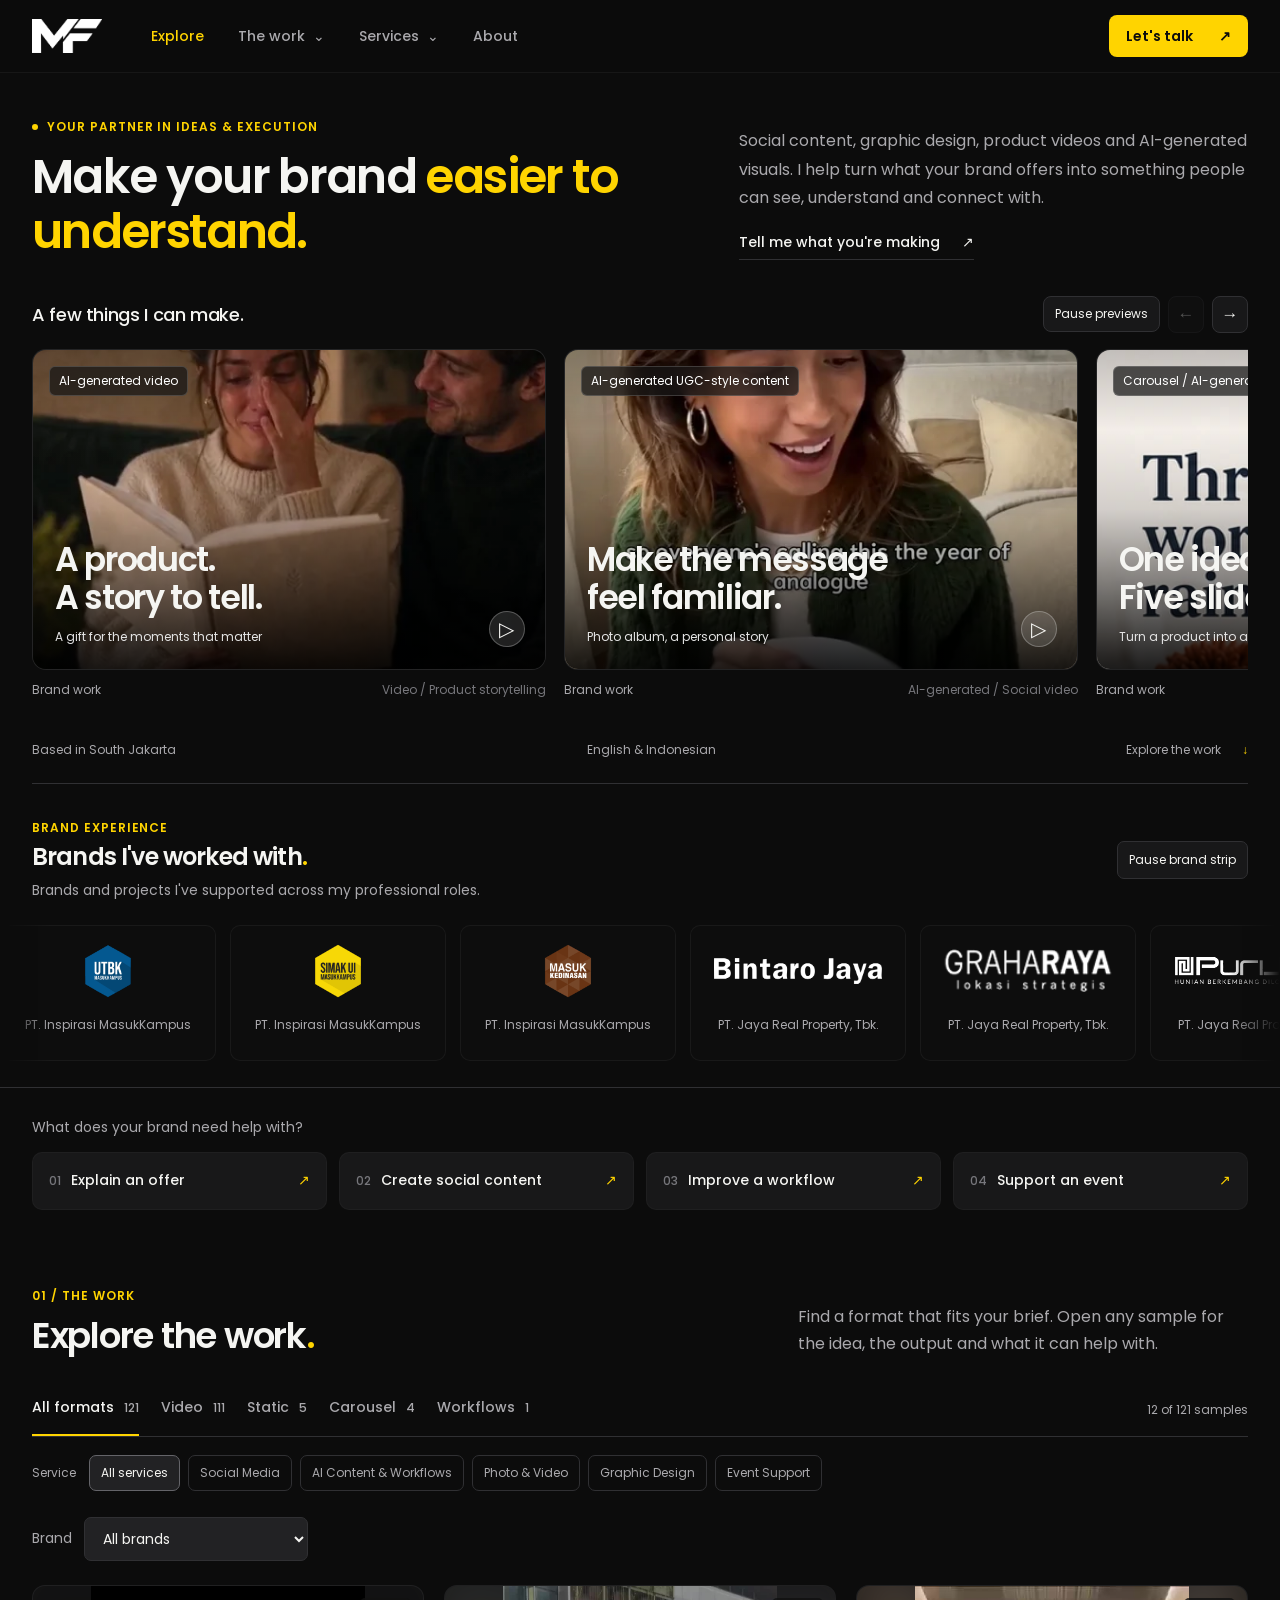
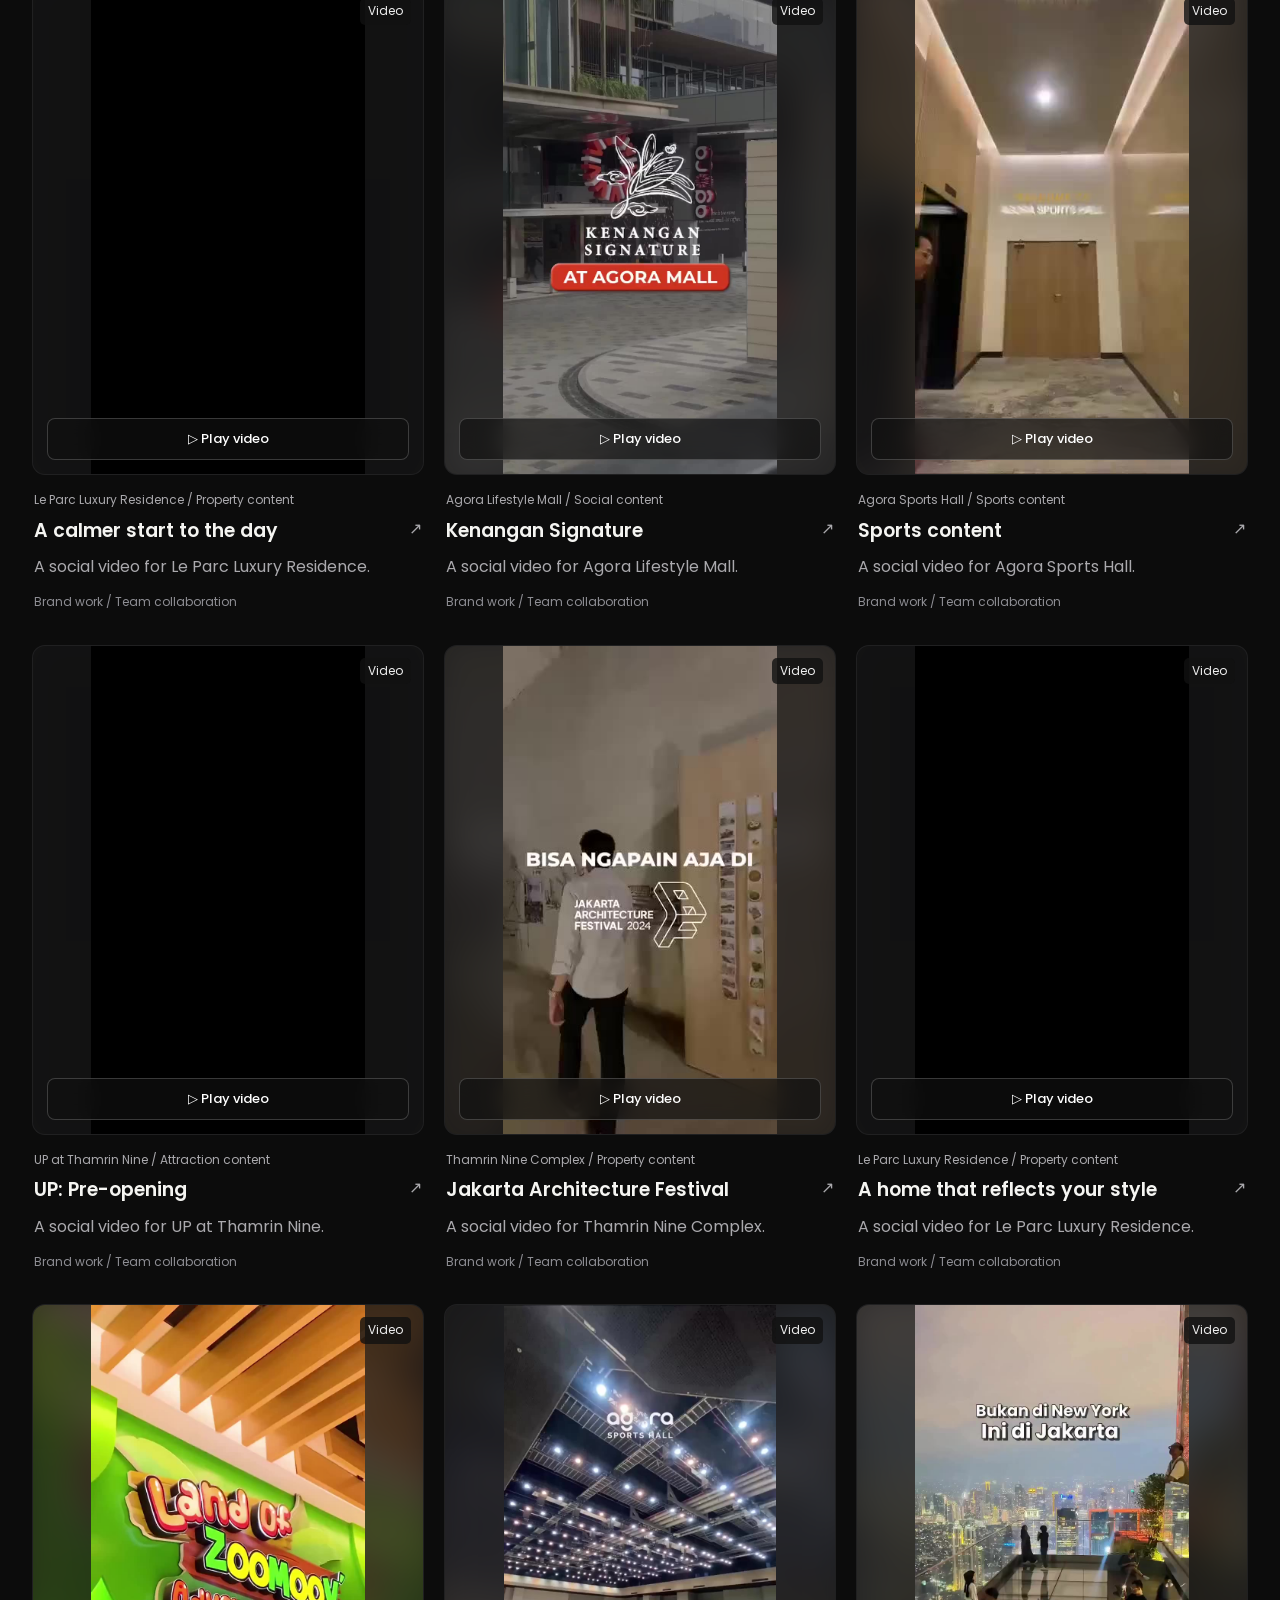
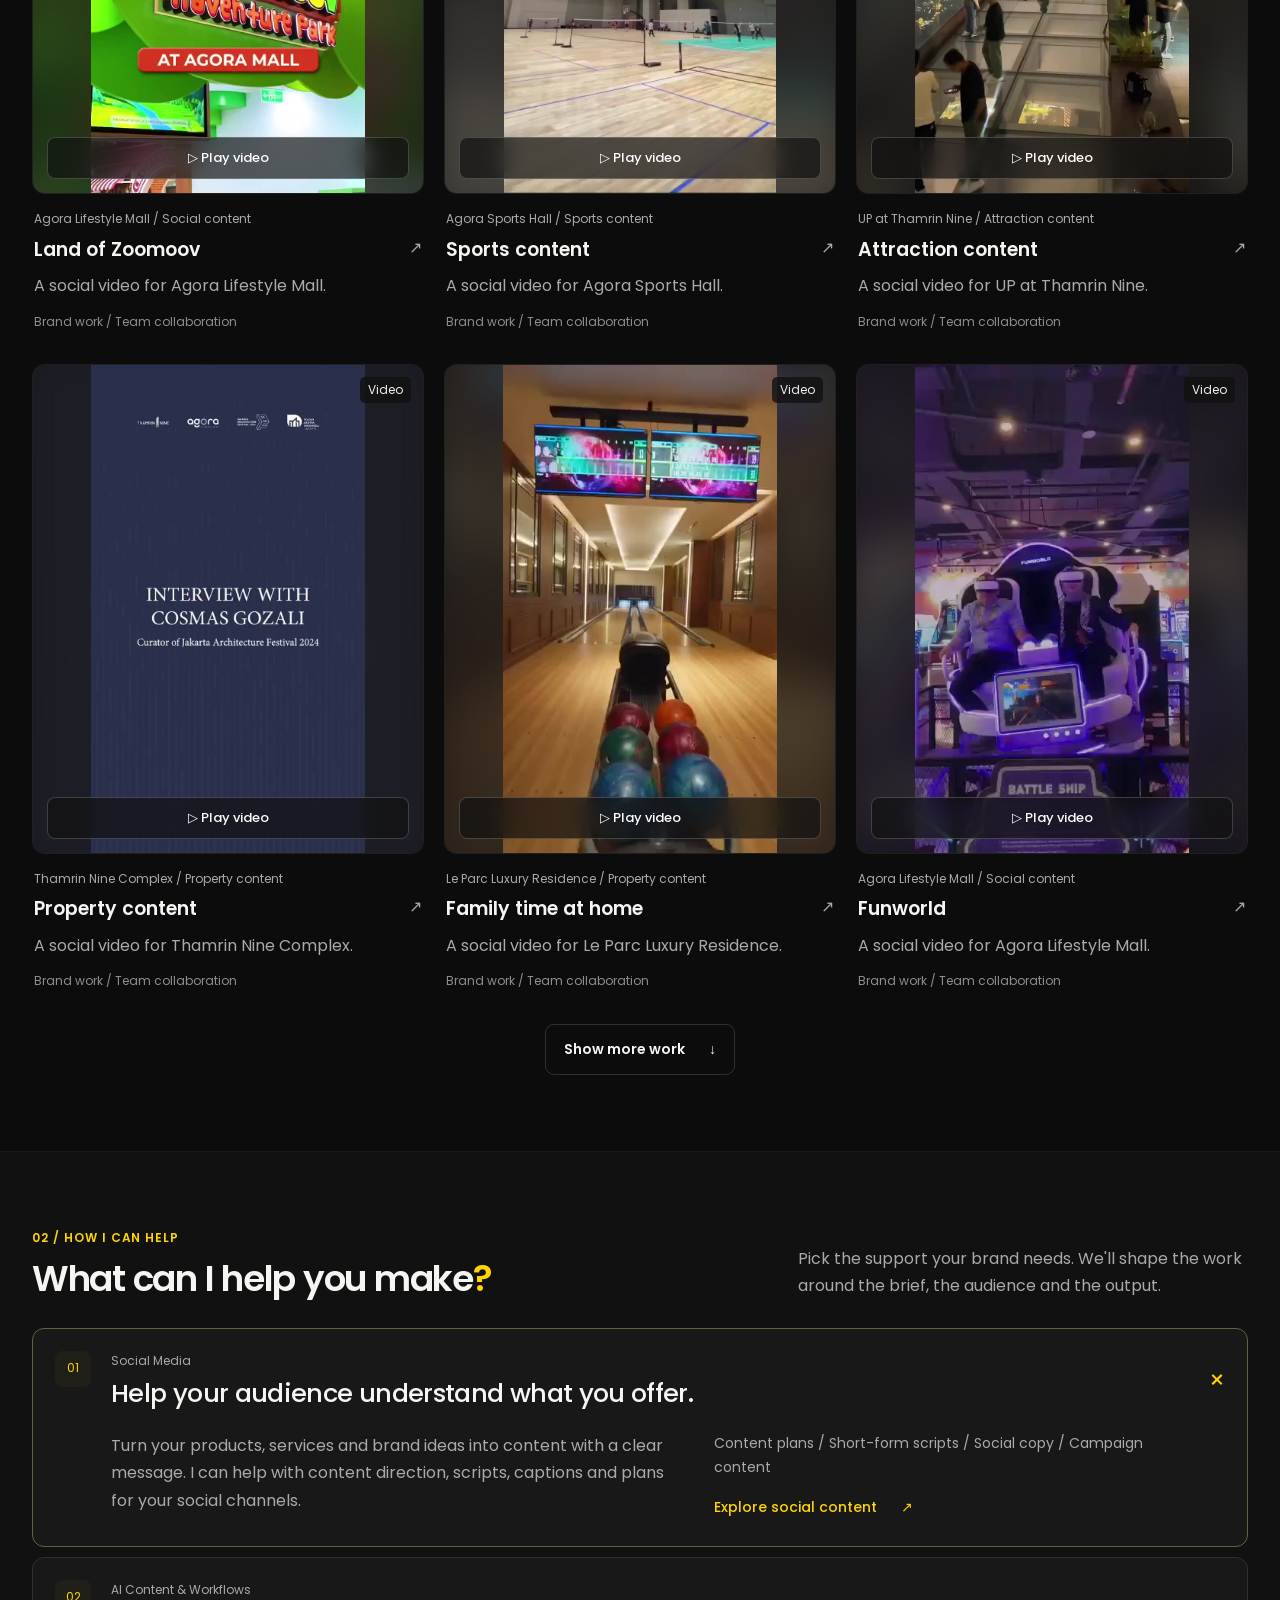
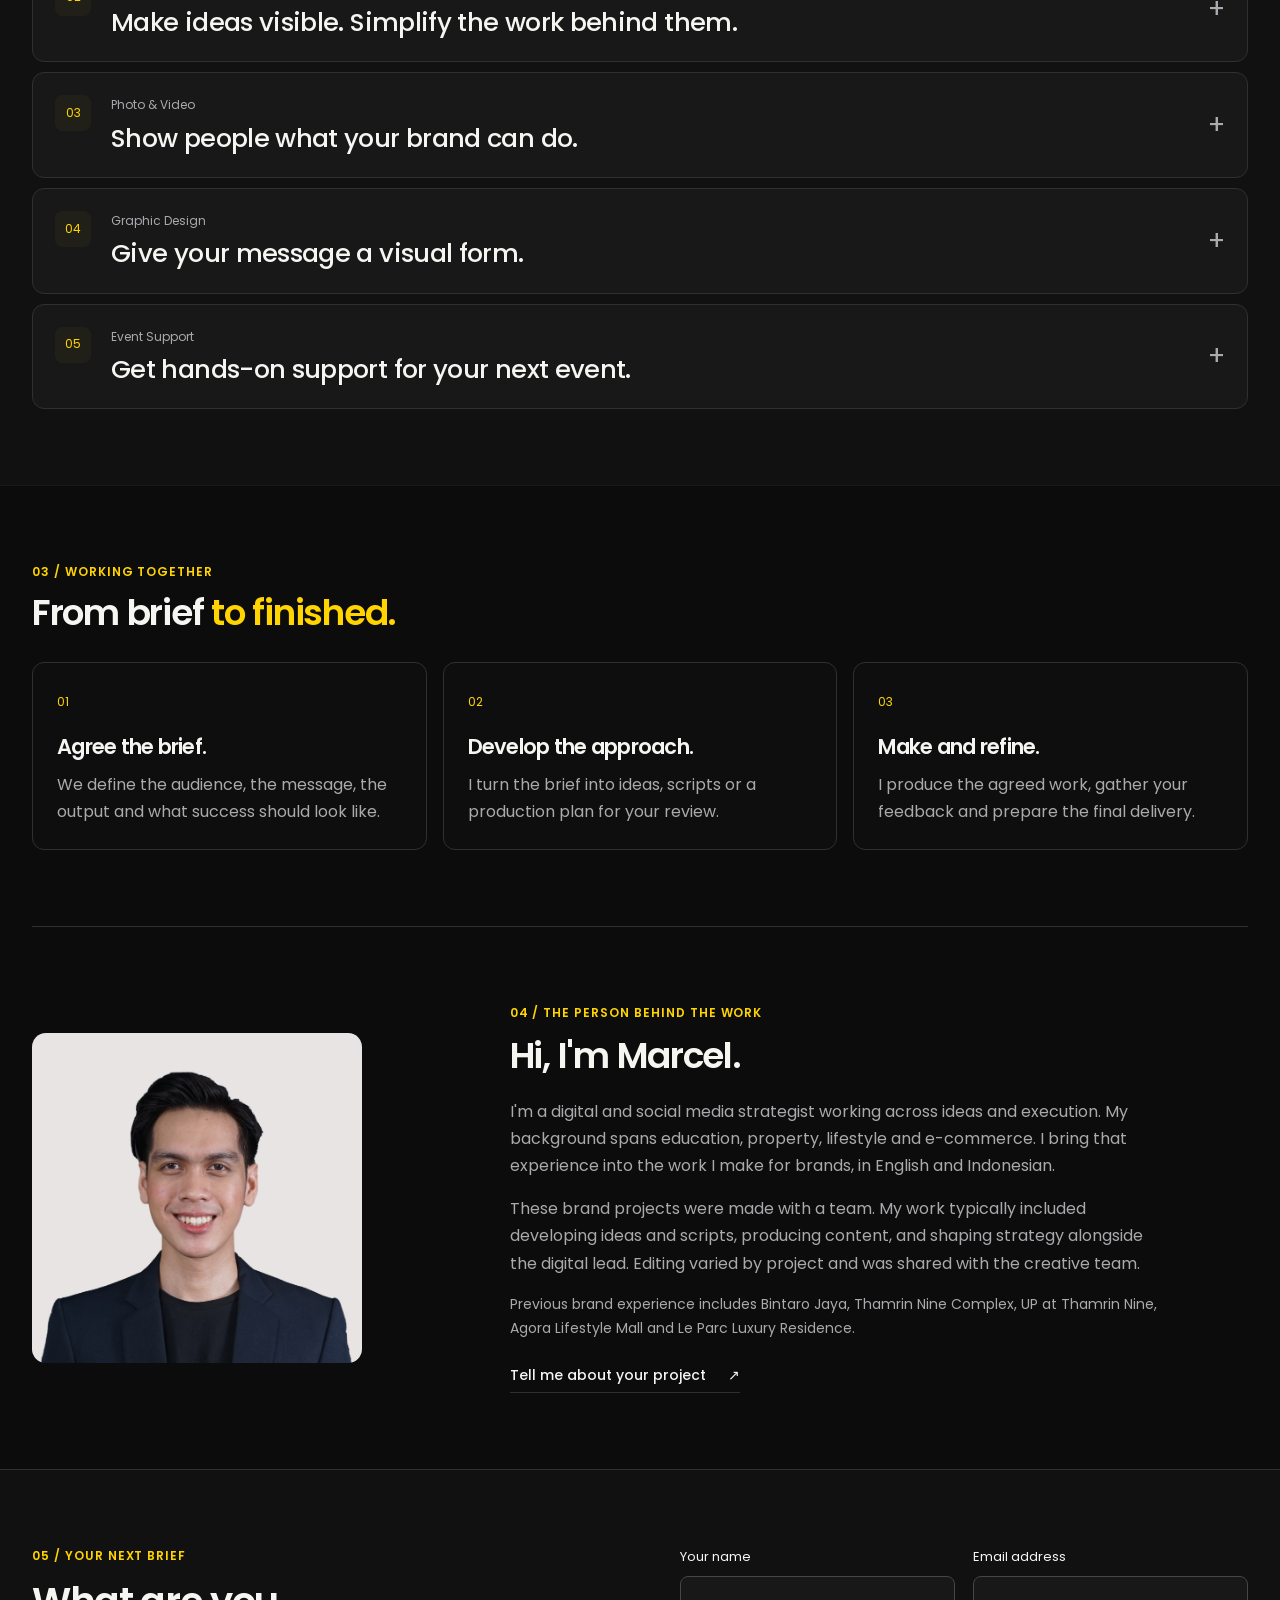
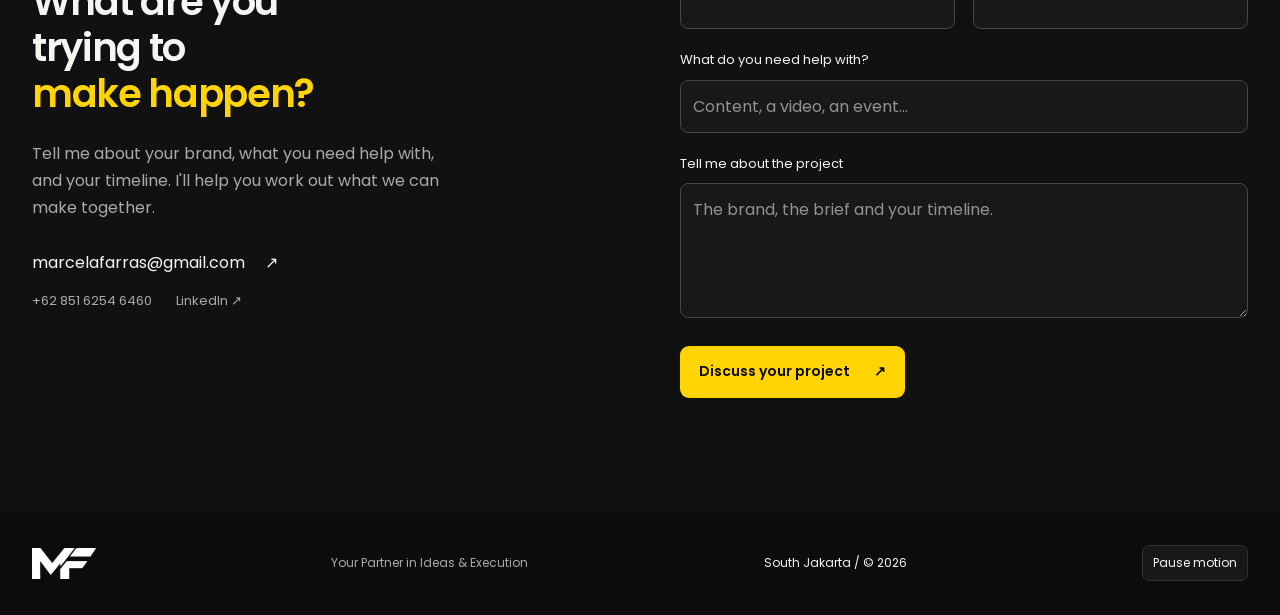
<file: index.html>
<!doctype html>
<html lang="en">
<head>
  <meta charset="utf-8">
  <meta name="viewport" content="width=device-width,initial-scale=1">
  <meta name="theme-color" content="#0c0c0c">
  <title>Marcel Farras | Ideas & Execution</title>
  <meta name="description" content="Help your audience understand what you offer through social content, graphic design, product videos, AI-generated visuals and practical creative support. Work with Marcel Farras.">
  <link rel="icon" href="assets/brand/favicon.ico" sizes="any">
  <link rel="icon" href="assets/brand/favicon.png" type="image/png">
  <link rel="stylesheet" href="style.css">
  <script src="content.js" defer></script>
  <script src="instagram-work.js" defer></script>
  <script src="populate.js?v=works-20261113" defer></script>
  <script src="script.js" defer></script>
</head>
<body>
  <a class="skip-link" href="#main">Skip to content</a>
  <header class="site-header" id="navbar">
    <nav class="container navigation" aria-label="Main navigation">
      <a class="wordmark" href="#hero" aria-label="Marcel Farras home"><img src="assets/brand/mf-white.png" alt="Marcel Farras" width="1366" height="673"></a>
      <button class="nav-toggle" id="navToggle" aria-expanded="false" aria-controls="navLinks">Menu <span aria-hidden="true">+</span></button>
      <ul class="nav-links" id="navLinks">
        <li><a class="nav-explore" href="#gallery">Explore</a></li>
        <li class="nav-disclosure">
          <button class="nav-menu-button" type="button" aria-expanded="false" aria-controls="workMenu">The work <span aria-hidden="true">⌄</span></button>
          <div class="mega-menu work-menu" id="workMenu" hidden>
            <div class="mega-column"><p class="menu-label">Explore by format</p>
              <a href="#gallery" data-format-link="video"><span class="menu-icon" aria-hidden="true">▷</span><span><strong>Video</strong><small>Product stories & social explainers</small></span><span class="menu-arrow" aria-hidden="true">↗</span></a>
              <a href="#gallery" data-format-link="image"><span class="menu-icon" aria-hidden="true">▧</span><span><strong>Static</strong><small>Single-image creative & visual examples</small></span><span class="menu-arrow" aria-hidden="true">↗</span></a>
              <a href="#gallery" data-format-link="carousel"><span class="menu-icon" aria-hidden="true">▤</span><span><strong>Carousel</strong><small>Stories & information across slides</small></span><span class="menu-arrow" aria-hidden="true">↗</span></a>
              <a href="#gallery" data-format-link="workflow"><span class="menu-icon" aria-hidden="true">⌘</span><span><strong>Workflows</strong><small>The systems behind the content</small></span><span class="menu-arrow" aria-hidden="true">↗</span></a>
              <a class="menu-all" href="#gallery" data-format-link="all">Explore all work <span aria-hidden="true">↗</span></a>
            </div>
            <a class="menu-feature" href="#gallery" data-format-link="video"><img src="assets/posters/ai-brand-film.jpg" alt="" width="540" height="960"><span class="menu-feature-copy"><small>Featured video</small><strong>From a product to a story.</strong><span>See the work ↗</span></span></a>
          </div>
        </li>
        <li class="nav-disclosure">
          <button class="nav-menu-button" type="button" aria-expanded="false" aria-controls="servicesMenu">Services <span aria-hidden="true">⌄</span></button>
          <div class="mega-menu services-menu" id="servicesMenu" hidden><p class="menu-label">What can I help you make?</p><div class="menu-service-grid">
            <a href="#service-social" data-open-service="service-social"><span class="menu-icon" aria-hidden="true">✳</span><span><strong>Social Media</strong><small>Give your audience a clear message.</small></span></a>
            <a href="#service-ai" data-open-service="service-ai"><span class="menu-icon" aria-hidden="true">⌘</span><span><strong>AI Content & Workflows</strong><small>Visualise ideas. Connect the steps.</small></span></a>
            <a href="#service-production" data-open-service="service-production"><span class="menu-icon" aria-hidden="true">▷</span><span><strong>Photo & Video</strong><small>Show your product or experience.</small></span></a>
            <a href="#service-design" data-open-service="service-design"><span class="menu-icon" aria-hidden="true">▧</span><span><strong>Graphic Design</strong><small>Make your message easy to see.</small></span></a>
            <a href="#service-events" data-open-service="service-events"><span class="menu-icon" aria-hidden="true">▦</span><span><strong>Event Support</strong><small>Get hands-on help on the ground.</small></span></a>
          </div><a class="menu-all" href="#services">View all services <span aria-hidden="true">↗</span></a></div>
        </li>
        <li><a href="#about">About</a></li>
        <li class="nav-contact-item"><a class="nav-contact" href="#contact">Let's talk <span aria-hidden="true">↗</span></a></li>
      </ul>
    </nav>
  </header>

  <main id="main">
    <section class="container hero" id="hero" aria-labelledby="hero-title">
      <div class="hero-intro">
        <div class="hero-copy"><p class="eyebrow"><span class="signal-dot" aria-hidden="true"></span>Your partner in ideas & execution</p><h1 id="hero-title">Make your brand <span>easier to understand.</span></h1></div>
        <div class="hero-aside"><p class="hero-description">Social content, graphic design, product videos and AI-generated visuals. I help turn what your brand offers into something people can see, understand and connect with.</p><a class="text-link" href="#contact">Tell me what you're making <span aria-hidden="true">↗</span></a></div>
      </div>
      <div class="featured-heading"><h2 id="featured-title">A few things I can make.</h2><div class="rail-controls"><button class="playback-button" id="heroPlayback" type="button" aria-label="Pause automatic previews" aria-pressed="false">Pause previews</button><button class="rail-arrow" type="button" data-rail-direction="-1" aria-label="Previous featured work" aria-controls="featuredTrack">←</button><button class="rail-arrow" type="button" data-rail-direction="1" aria-label="Next featured work" aria-controls="featuredTrack">→</button></div></div>
      <div class="featured-track" id="featuredTrack" role="region" aria-labelledby="featured-title" tabindex="0">
        <article class="feature-card preview-card"><button class="feature-open" type="button" data-project="album-prelaunch" data-start-playback="true" aria-label="Watch featured photo album prelaunch video"><video id="heroPreview" src="assets/work/album-prelaunch/preview.mp4" poster="assets/work/album-prelaunch/poster.webp" muted loop playsinline preload="metadata" aria-label="Silent preview of AI-generated product video"></video><span class="feature-shade"></span><span class="feature-tag">AI-generated video</span><span class="feature-copy"><strong>A product.<br>A story to tell.</strong><span>A gift for the moments that matter</span></span><span class="feature-play" aria-hidden="true">▷</span></button><p class="feature-credit">Brand work <span>Video / Product storytelling</span></p></article>
        <article class="feature-card preview-card"><button class="feature-open" type="button" data-project="album-at-home" data-start-playback="true" aria-label="Watch featured AI-generated UGC-style video"><video data-hover-preview src="assets/work/album-at-home/preview.mp4" poster="assets/work/album-at-home/poster.webp" muted loop playsinline preload="none" aria-hidden="true" tabindex="-1"></video><span class="feature-shade"></span><span class="feature-tag">AI-generated UGC-style content</span><span class="feature-copy"><strong>Make the message<br>feel familiar.</strong><span>Photo album, a personal story</span></span><span class="feature-play" aria-hidden="true">▷</span></button><p class="feature-credit">Brand work <span>AI-generated / Social video</span></p></article>
        <article class="feature-card preview-card"><button class="feature-open feature-design" type="button" data-project="autumn-word-game" aria-label="View featured autumn word-game carousel"><img src="assets/work/autumn-word-game/01.webp" alt="An autumn word-game carousel using letter pieces and everyday objects" loading="lazy"><span class="feature-shade"></span><span class="feature-tag">Carousel / AI-generated visuals</span><span class="feature-copy"><strong>One idea.<br>Five slides.</strong><span>Turn a product into an activity</span></span><span class="feature-play" aria-hidden="true">↗</span></button><p class="feature-credit">Brand work <span>Graphic design / Carousel</span></p></article>
      </div>
      <div class="hero-footer"><span>Based in South Jakarta</span><span>English & Indonesian</span><a href="#gallery">Explore the work <span aria-hidden="true">↓</span></a></div>
    </section>

    <section class="brand-section" id="brands" aria-labelledby="brands-title">
      <div class="container brand-heading"><div><p class="eyebrow">Brand experience</p><h2 id="brands-title">Brands I've worked with<span>.</span></h2><p>Brands and projects I've supported across my professional roles.</p></div><button class="brand-motion-toggle" id="brandMotionToggle" type="button" aria-pressed="false" aria-controls="brandTrack">Pause brand strip</button></div>
      <div class="brand-window" tabindex="0" role="region" aria-label="Brands and projects, scroll to explore"><div class="brand-track" id="brandTrack"></div></div>
      <noscript><p class="container">MasukKampus / Jaya Real Property / Thamrin Nine / Azure Prism LTD</p></noscript>
    </section>

    <section class="container need-section" aria-labelledby="need-title">
      <p class="eyebrow" id="need-title">What does your brand need help with?</p>
      <div class="need-grid">
        <a href="#service-production" data-open-service="service-production"><span>01</span>Explain an offer <span aria-hidden="true">↗</span></a>
        <a href="#service-social" data-open-service="service-social"><span>02</span>Create social content <span aria-hidden="true">↗</span></a>
        <a href="#service-ai" data-open-service="service-ai"><span>03</span>Improve a workflow <span aria-hidden="true">↗</span></a>
        <a href="#service-events" data-open-service="service-events"><span>04</span>Support an event <span aria-hidden="true">↗</span></a>
      </div>
    </section>

    <section class="container section work-section" id="gallery" aria-labelledby="work-title">
      <div class="section-heading reveal-item"><div><p class="eyebrow">01 / The work</p><h2 id="work-title">Explore the work<span>.</span></h2></div><p>Find a format that fits your brief. Open any sample for the idea, the output and what it can help with.</p></div>
      <div class="work-toolbar"><div class="format-filters" role="group" aria-label="Filter work by format" id="formatFilters">
        <button type="button" data-format="all" aria-pressed="true">All formats <span data-format-count="all"></span></button>
        <button type="button" data-format="video" aria-pressed="false">Video <span data-format-count="video"></span></button>
        <button type="button" data-format="image" aria-pressed="false">Static <span data-format-count="image"></span></button>
        <button type="button" data-format="carousel" aria-pressed="false">Carousel <span data-format-count="carousel"></span></button>
        <button type="button" data-format="workflow" aria-pressed="false">Workflows <span data-format-count="workflow"></span></button>
      </div><p id="workResults" role="status" aria-live="polite"></p></div>
      <div class="work-filters" role="group" aria-label="Filter work by service" id="workFilters"><span class="filter-label">Service</span>
        <button type="button" data-filter="all" aria-pressed="true">All services</button>
        <button type="button" data-filter="social" aria-pressed="false">Social Media</button>
        <button type="button" data-filter="ai" aria-pressed="false">AI Content & Workflows</button>
        <button type="button" data-filter="production" aria-pressed="false">Photo & Video</button>
        <button type="button" data-filter="design" aria-pressed="false">Graphic Design</button>
        <button type="button" data-filter="events" aria-pressed="false">Event Support</button>
      </div>
      <div class="brand-filter"><label for="workBrand">Brand</label><select id="workBrand"><option value="all">All brands</option><option>Agora Lifestyle Mall</option><option>Agora Sports Hall</option><option>Le Parc Luxury Residence</option><option>Smart Panda</option><option>String and Space</option><option>Thamrin Nine Complex</option><option>UP at Thamrin Nine</option></select></div>
      <div class="sample-grid" id="works-grid"></div>
      <div class="more-work"><button class="button button-outline" type="button" id="loadMoreWork" aria-controls="works-grid" hidden>Show more work <span aria-hidden="true">↓</span></button></div>
      <div class="empty-work" id="emptyWork" hidden><p class="eyebrow">Your next brief</p><h3 id="emptyWorkTitle">Let's make something for your brand.</h3><p id="emptyWorkDescription">No samples match this combination yet.</p><div class="empty-actions"><button class="button button-outline" type="button" id="resetWork">Show all work</button><a class="text-link" href="#contact">Discuss the brief <span aria-hidden="true">↗</span></a></div></div>
      <noscript><p>Please enable JavaScript to browse the examples, or <a href="mailto:marcelafarras@gmail.com">email me about your project</a>.</p></noscript>
    </section>

    <section class="section services-section" id="services" aria-labelledby="services-title">
      <div class="container">
        <div class="section-heading reveal-item"><div><p class="eyebrow">02 / How I can help</p><h2 id="services-title">What can I help you make<span>?</span></h2></div><p>Pick the support your brand needs. We'll shape the work around the brief, the audience and the output.</p></div>
        <div class="service-list">
          <details class="service-row" id="service-social" open>
            <summary><span class="service-number">01</span><span class="service-summary"><span class="service-label">Social Media</span><span class="service-title">Help your audience understand <br>what you offer.</span></span><span class="service-toggle" aria-hidden="true">+</span></summary>
            <div class="service-details"><p>Turn your products, services and brand ideas into content with a clear message. I can help with content direction, scripts, captions and plans for your social channels.</p><div><p class="deliverables">Content plans / Short-form scripts / Social copy / Campaign content</p><a class="service-link" href="#gallery" data-service-filter="social">Explore social content <span aria-hidden="true">↗</span></a></div></div>
          </details>
          <details class="service-row" id="service-ai">
            <summary><span class="service-number">02</span><span class="service-summary"><span class="service-label">AI Content & Workflows</span><span class="service-title">Make ideas visible. <br>Simplify the work behind them.</span></span><span class="service-toggle" aria-hidden="true">+</span></summary>
            <div class="service-details"><p>Explore AI-generated visuals, short videos and creative variations for your brand. For repetitive content tasks, I can also help build workflows for research, drafting and review.</p><div><p class="deliverables">Visual concepts / AI-generated video / Creative variations / Content workflows</p><a class="service-link" href="#gallery" data-service-filter="ai">Explore AI work <span aria-hidden="true">↗</span></a></div></div>
          </details>
          <details class="service-row" id="service-production">
            <summary><span class="service-number">03</span><span class="service-summary"><span class="service-label">Photo & Video</span><span class="service-title">Show people what <br>your brand can do.</span></span><span class="service-toggle" aria-hidden="true">+</span></summary>
            <div class="service-details"><p>Help people picture your product, service or experience through photo and video. I can support on-camera content, product demonstrations and short-form production, with the shoot and edit scoped to the brief.</p><div><p class="deliverables">Product demos / Talking-head videos / Brand photography / Short-form edits</p><a class="service-link" href="#gallery" data-service-filter="production">Explore photo & video <span aria-hidden="true">↗</span></a></div></div>
          </details>
          <details class="service-row" id="service-design">
            <summary><span class="service-number">04</span><span class="service-summary"><span class="service-label">Graphic Design</span><span class="service-title">Give your message a visual form.</span></span><span class="service-toggle" aria-hidden="true">+</span></summary>
            <div class="service-details"><p>Turn offers, product information and brand ideas into visuals that are easy to follow. I can help with static posts, multi-slide carousels and promotional graphics, shaped around your message, brand and channel.</p><div><p class="deliverables">Static social posts / Carousel design / Promotional graphics / Content adaptations</p><a class="service-link" href="#gallery" data-service-filter="design">Explore graphic design <span aria-hidden="true">↗</span></a></div></div>
          </details>
          <details class="service-row" id="service-events">
            <summary><span class="service-number">05</span><span class="service-summary"><span class="service-label">Event Support</span><span class="service-title">Get hands-on support <br>for your next event.</span></span><span class="service-toggle" aria-hidden="true">+</span></summary>
            <div class="service-details"><p>Bring in support for event preparation, content and coordination. We'll agree the responsibilities, deliverables and timeline around what your event needs.</p><div><p class="deliverables">Preparation support / Content coordination / On-ground assistance</p><a class="service-link" href="#contact">Discuss your event <span aria-hidden="true">↗</span></a></div></div>
          </details>
        </div>
      </div>
    </section>

    <section class="container section process-section" aria-labelledby="process-title">
      <div class="section-heading reveal-item"><div><p class="eyebrow">03 / Working together</p><h2 id="process-title">From brief <span>to finished.</span></h2></div></div>
      <div class="process-grid">
        <article class="process-card reveal-item"><span class="step-number">01</span><h3>Agree the brief.</h3><p>We define the audience, the message, the output and what success should look like.</p></article>
        <article class="process-card reveal-item"><span class="step-number">02</span><h3>Develop the approach.</h3><p>I turn the brief into ideas, scripts or a production plan for your review.</p></article>
        <article class="process-card reveal-item"><span class="step-number">03</span><h3>Make and refine.</h3><p>I produce the agreed work, gather your feedback and prepare the final delivery.</p></article>
      </div>
    </section>

    <section class="container section about-section" id="about" aria-labelledby="about-title">
      <div class="portrait reveal-item"><img src="assets/profile.png" alt="Portrait of Marcel Farras" loading="lazy" width="600" height="750"></div>
      <div class="about-copy reveal-item"><p class="eyebrow">04 / The person behind the work</p><h2 id="about-title">Hi, I'm Marcel.</h2><p>I'm a digital and social media strategist working across ideas and execution. My background spans education, property, lifestyle and e-commerce. I bring that experience into the work I make for brands, in English and Indonesian.</p><p>These brand projects were made with a team. My work typically included developing ideas and scripts, producing content, and shaping strategy alongside the digital lead. Editing varied by project and was shared with the creative team.</p><p class="experience-note">Previous brand experience includes Bintaro Jaya, Thamrin Nine Complex, UP at Thamrin Nine, Agora Lifestyle Mall and Le Parc Luxury Residence.</p><a class="text-link" href="#contact">Tell me about your project <span aria-hidden="true">↗</span></a></div>
    </section>

    <section class="contact-section section" id="contact" aria-labelledby="contact-title">
      <div class="container contact-grid">
        <div class="contact-copy reveal-item"><p class="eyebrow">05 / Your next brief</p><h2 id="contact-title">What are you <br>trying to <br><span>make happen?</span></h2><p>Tell me about your brand, what you need help with, and your timeline. I'll help you work out what we can make together.</p><a class="contact-email" href="mailto:marcelafarras@gmail.com">marcelafarras@gmail.com <span aria-hidden="true">↗</span></a><div class="contact-links"><a href="tel:+6285162546460">+62 851 6254 6460</a><a href="https://www.linkedin.com/in/marcelafarras" target="_blank" rel="noopener noreferrer">LinkedIn <span aria-hidden="true">↗</span></a></div></div>
        <form id="contactForm" class="contact-form reveal-item" name="project-enquiry" method="POST" action="/thank-you.html" data-netlify="true" netlify-honeypot="bot-field">
          <input type="hidden" name="form-name" value="project-enquiry">
          <input type="hidden" name="subject" value="New project enquiry | Marcel Farras portfolio">
          <p hidden><label>Leave this field empty <input name="bot-field" tabindex="-1" autocomplete="off"></label></p>
          <div class="form-row"><div class="field"><label for="contactName">Your name</label><input id="contactName" name="name" autocomplete="name" required maxlength="150"></div><div class="field"><label for="contactEmail">Email address</label><input id="contactEmail" name="email" type="email" autocomplete="email" required maxlength="254"></div></div>
          <div class="field"><label for="contactSubject">What do you need help with?</label><input id="contactSubject" name="project_type" maxlength="200" placeholder="Content, a video, an event..."></div>
          <div class="field"><label for="contactMessage">Tell me about the project</label><textarea id="contactMessage" name="message" rows="4" required maxlength="5000" placeholder="The brand, the brief and your timeline."></textarea></div>
          <button class="button button-yellow send-button" type="submit">Discuss your project <span aria-hidden="true">↗</span></button><p id="formStatus" class="form-status" role="status" aria-live="polite"></p>
        </form>
      </div>
    </section>
  </main>

  <footer class="container footer"><a class="wordmark" href="#hero" aria-label="Marcel Farras home"><img src="assets/brand/mf-white.png" alt="Marcel Farras" width="1366" height="673"></a><p>Your Partner in Ideas & Execution</p><span>South Jakarta / © <span id="year">2026</span></span><button id="motionToggle" type="button" aria-pressed="false">Pause motion</button></footer>
  <dialog class="project-dialog" id="projectDialog" aria-labelledby="projectDialogTitle"><button type="button" class="dialog-close" aria-label="Close sample">Close <span aria-hidden="true">×</span></button><div id="projectDialogContent"></div></dialog>
</body>
</html>
</file>
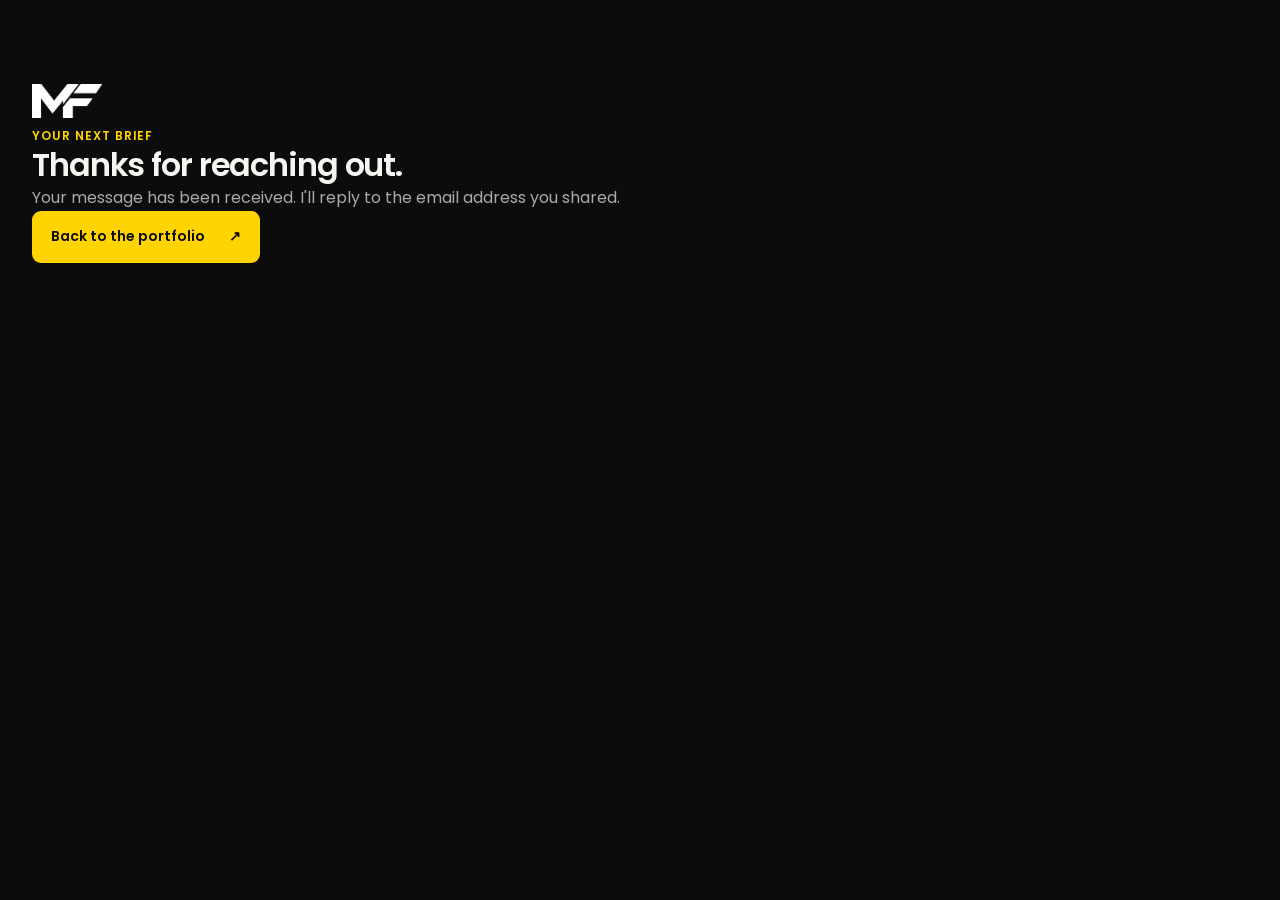
<file: thank-you.html>
<!doctype html>
<html lang="en">
<head>
  <meta charset="utf-8">
  <meta name="viewport" content="width=device-width,initial-scale=1">
  <meta name="theme-color" content="#0c0c0c">
  <meta name="robots" content="noindex">
  <title>Message received | Marcel Farras</title>
  <link rel="icon" href="/assets/brand/favicon.ico" sizes="any">
  <link rel="stylesheet" href="/style.css">
</head>
<body>
  <main class="container section">
    <a class="wordmark" href="/" aria-label="Marcel Farras home"><img src="/assets/brand/mf-white.png" alt="Marcel Farras" width="1366" height="673"></a>
    <p class="eyebrow">Your next brief</p>
    <h1>Thanks for reaching out.</h1>
    <p>Your message has been received. I'll reply to the email address you shared.</p>
    <a class="button button-yellow" href="/">Back to the portfolio <span aria-hidden="true">↗</span></a>
  </main>
</body>
</html>
</file>
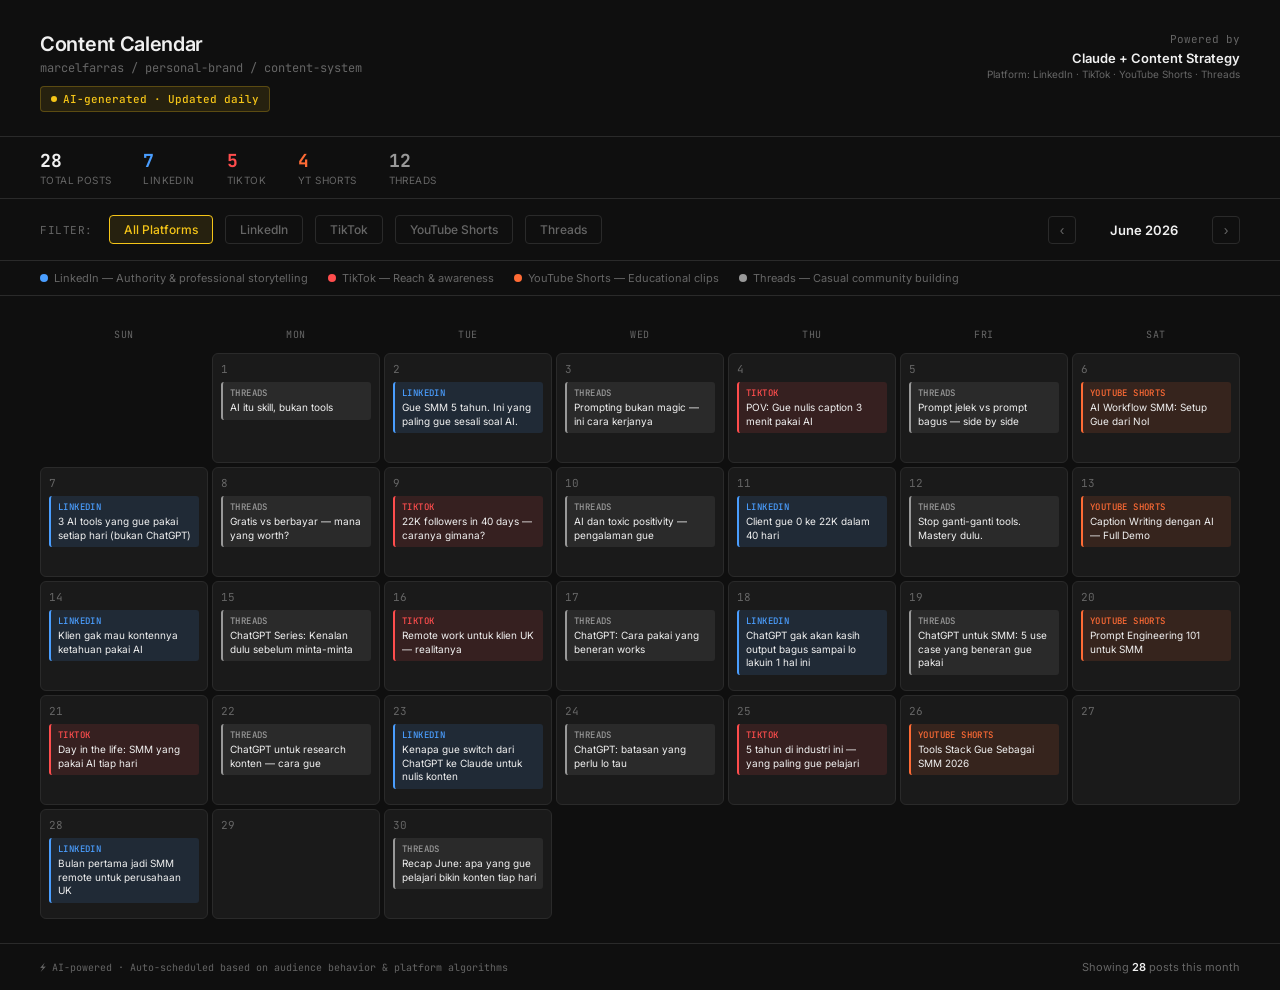
<file: assets/ai/content-calendar.html>
<!DOCTYPE html>
<html lang="en">
<head>
<meta charset="UTF-8">
<meta name="viewport" content="width=device-width, initial-scale=1.0">
<title>AI Content Calendar — Marcel Farras</title>
<style>
  @import url('https://fonts.googleapis.com/css2?family=Inter:wght@300;400;500;600;700&family=JetBrains+Mono:wght@400;500&display=swap');

  :root {
    --bg: #0f0f0f;
    --surface: #1a1a1a;
    --surface2: #222222;
    --border: #2a2a2a;
    --text: #f0f0f0;
    --muted: #666;
    --muted2: #444;

    --li: #4A9EFF;
    --li-bg: rgba(74,158,255,0.12);
    --li-border: rgba(74,158,255,0.3);

    --tt: #ff4d4d;
    --tt-bg: rgba(255,77,77,0.12);
    --tt-border: rgba(255,77,77,0.3);

    --yt: #FF6B35;
    --yt-bg: rgba(255,107,53,0.12);
    --yt-border: rgba(255,107,53,0.3);

    --th: #999999;
    --th-bg: rgba(153,153,153,0.12);
    --th-border: rgba(153,153,153,0.3);

    --gold: #F5C518;
    --gold-bg: rgba(245,197,24,0.1);
  }

  * { margin: 0; padding: 0; box-sizing: border-box; }

  body {
    background: var(--bg);
    color: var(--text);
    font-family: 'Inter', sans-serif;
    min-height: 100vh;
    padding: 0;
  }

  /* HEADER */
  .header {
    padding: 32px 40px 24px;
    border-bottom: 1px solid var(--border);
    display: flex;
    align-items: flex-start;
    justify-content: space-between;
    gap: 24px;
    flex-wrap: wrap;
  }

  .header-left h1 {
    font-size: 20px;
    font-weight: 600;
    letter-spacing: -0.3px;
    color: var(--text);
  }

  .header-left p {
    font-size: 12px;
    color: var(--muted);
    margin-top: 4px;
    font-family: 'JetBrains Mono', monospace;
  }

  .ai-badge {
    display: inline-flex;
    align-items: center;
    gap: 6px;
    background: var(--gold-bg);
    border: 1px solid rgba(245,197,24,0.25);
    color: var(--gold);
    font-size: 11px;
    font-family: 'JetBrains Mono', monospace;
    font-weight: 500;
    padding: 5px 10px;
    border-radius: 4px;
    margin-top: 10px;
  }

  .ai-badge::before {
    content: '';
    width: 6px;
    height: 6px;
    background: var(--gold);
    border-radius: 50%;
    animation: pulse 2s infinite;
  }

  @keyframes pulse {
    0%, 100% { opacity: 1; }
    50% { opacity: 0.3; }
  }

  /* CONTROLS */
  .controls {
    padding: 16px 40px;
    border-bottom: 1px solid var(--border);
    display: flex;
    align-items: center;
    gap: 12px;
    flex-wrap: wrap;
  }

  .controls-label {
    font-size: 11px;
    color: var(--muted);
    font-family: 'JetBrains Mono', monospace;
    text-transform: uppercase;
    letter-spacing: 0.5px;
    margin-right: 4px;
  }

  .filter-btn {
    padding: 6px 14px;
    border-radius: 4px;
    border: 1px solid var(--border);
    background: transparent;
    color: var(--muted);
    font-size: 12px;
    font-family: 'Inter', sans-serif;
    font-weight: 500;
    cursor: pointer;
    transition: all 0.15s ease;
  }

  .filter-btn:hover { border-color: var(--muted2); color: var(--text); }
  .filter-btn.active-all { border-color: var(--gold); color: var(--gold); background: var(--gold-bg); }
  .filter-btn.active-li { border-color: var(--li-border); color: var(--li); background: var(--li-bg); }
  .filter-btn.active-tt { border-color: var(--tt-border); color: var(--tt); background: var(--tt-bg); }
  .filter-btn.active-yt { border-color: var(--yt-border); color: var(--yt); background: var(--yt-bg); }
  .filter-btn.active-th { border-color: var(--th-border); color: var(--th); background: var(--th-bg); }

  .month-nav {
    margin-left: auto;
    display: flex;
    align-items: center;
    gap: 8px;
  }

  .month-nav button {
    width: 28px;
    height: 28px;
    border: 1px solid var(--border);
    background: transparent;
    color: var(--muted);
    border-radius: 4px;
    cursor: pointer;
    font-size: 14px;
    display: flex;
    align-items: center;
    justify-content: center;
    transition: all 0.15s;
  }
  .month-nav button:hover { color: var(--text); border-color: var(--muted2); }

  .month-label {
    font-size: 13px;
    font-weight: 600;
    color: var(--text);
    min-width: 120px;
    text-align: center;
  }

  /* PLATFORM LEGEND */
  .legend {
    padding: 10px 40px;
    border-bottom: 1px solid var(--border);
    display: flex;
    gap: 20px;
    flex-wrap: wrap;
  }

  .legend-item {
    display: flex;
    align-items: center;
    gap: 6px;
    font-size: 11px;
    color: var(--muted);
  }

  .legend-dot {
    width: 8px;
    height: 8px;
    border-radius: 50%;
  }

  /* CALENDAR */
  .calendar-wrap {
    padding: 24px 40px;
  }

  .weekdays {
    display: grid;
    grid-template-columns: repeat(7, 1fr);
    gap: 4px;
    margin-bottom: 4px;
  }

  .weekday-label {
    text-align: center;
    font-size: 10px;
    font-family: 'JetBrains Mono', monospace;
    color: var(--muted);
    text-transform: uppercase;
    letter-spacing: 0.5px;
    padding: 8px 0;
  }

  .calendar-grid {
    display: grid;
    grid-template-columns: repeat(7, 1fr);
    gap: 4px;
  }

  .day-cell {
    background: var(--surface);
    border: 1px solid var(--border);
    border-radius: 6px;
    min-height: 110px;
    padding: 8px;
    position: relative;
    transition: border-color 0.15s;
  }

  .day-cell:hover { border-color: var(--muted2); }

  .day-cell.empty {
    background: transparent;
    border-color: transparent;
  }

  .day-cell.today {
    border-color: var(--gold);
  }

  .day-number {
    font-size: 11px;
    font-family: 'JetBrains Mono', monospace;
    color: var(--muted);
    margin-bottom: 6px;
    display: block;
  }

  .day-cell.today .day-number {
    color: var(--gold);
    font-weight: 600;
  }

  /* CONTENT CARDS */
  .content-card {
    border-radius: 3px;
    padding: 5px 7px;
    margin-bottom: 4px;
    cursor: pointer;
    transition: opacity 0.15s, transform 0.1s;
    position: relative;
  }

  .content-card:hover {
    opacity: 0.85;
    transform: translateX(1px);
  }

  .content-card.li { background: var(--li-bg); border-left: 2px solid var(--li); }
  .content-card.tt { background: var(--tt-bg); border-left: 2px solid var(--tt); }
  .content-card.yt { background: var(--yt-bg); border-left: 2px solid var(--yt); }
  .content-card.th { background: var(--th-bg); border-left: 2px solid var(--th); }

  .card-platform {
    font-size: 9px;
    font-family: 'JetBrains Mono', monospace;
    font-weight: 500;
    text-transform: uppercase;
    letter-spacing: 0.4px;
    margin-bottom: 2px;
  }

  .li .card-platform { color: var(--li); }
  .tt .card-platform { color: var(--tt); }
  .yt .card-platform { color: var(--yt); }
  .th .card-platform { color: var(--th); }

  .card-title {
    font-size: 10px;
    color: var(--text);
    line-height: 1.35;
    font-weight: 400;
  }

  .content-card.hidden { display: none; }

  /* MODAL */
  .modal-overlay {
    display: none;
    position: fixed;
    inset: 0;
    background: rgba(0,0,0,0.75);
    z-index: 100;
    align-items: center;
    justify-content: center;
    padding: 24px;
    backdrop-filter: blur(4px);
  }

  .modal-overlay.open { display: flex; }

  .modal {
    background: var(--surface);
    border: 1px solid var(--border);
    border-radius: 10px;
    width: 100%;
    max-width: 480px;
    padding: 28px;
    position: relative;
    animation: slideIn 0.2s ease;
  }

  @keyframes slideIn {
    from { opacity: 0; transform: translateY(8px); }
    to { opacity: 1; transform: translateY(0); }
  }

  .modal-close {
    position: absolute;
    top: 16px;
    right: 16px;
    width: 28px;
    height: 28px;
    border: 1px solid var(--border);
    background: transparent;
    color: var(--muted);
    border-radius: 4px;
    cursor: pointer;
    font-size: 14px;
    display: flex;
    align-items: center;
    justify-content: center;
  }
  .modal-close:hover { color: var(--text); }

  .modal-platform-tag {
    display: inline-flex;
    align-items: center;
    gap: 6px;
    padding: 4px 10px;
    border-radius: 3px;
    font-size: 11px;
    font-family: 'JetBrains Mono', monospace;
    font-weight: 500;
    margin-bottom: 14px;
  }

  .modal-platform-tag.li { background: var(--li-bg); color: var(--li); border: 1px solid var(--li-border); }
  .modal-platform-tag.tt { background: var(--tt-bg); color: var(--tt); border: 1px solid var(--tt-border); }
  .modal-platform-tag.yt { background: var(--yt-bg); color: var(--yt); border: 1px solid var(--yt-border); }
  .modal-platform-tag.th { background: var(--th-bg); color: var(--th); border: 1px solid var(--th-border); }

  .modal-dot { width: 7px; height: 7px; border-radius: 50%; }
  .li .modal-dot { background: var(--li); }
  .tt .modal-dot { background: var(--tt); }
  .yt .modal-dot { background: var(--yt); }
  .th .modal-dot { background: var(--th); }

  .modal h2 {
    font-size: 16px;
    font-weight: 600;
    color: var(--text);
    line-height: 1.4;
    margin-bottom: 16px;
  }

  .modal-meta {
    display: grid;
    grid-template-columns: 1fr 1fr;
    gap: 10px;
    margin-bottom: 16px;
  }

  .meta-item {
    background: var(--surface2);
    border-radius: 5px;
    padding: 10px 12px;
  }

  .meta-label {
    font-size: 9px;
    text-transform: uppercase;
    letter-spacing: 0.5px;
    color: var(--muted);
    font-family: 'JetBrains Mono', monospace;
    margin-bottom: 4px;
  }

  .meta-value {
    font-size: 12px;
    color: var(--text);
    font-weight: 500;
  }

  .modal-hook {
    background: var(--surface2);
    border-radius: 5px;
    padding: 12px 14px;
    margin-bottom: 12px;
  }

  .modal-hook-label {
    font-size: 9px;
    text-transform: uppercase;
    letter-spacing: 0.5px;
    color: var(--muted);
    font-family: 'JetBrains Mono', monospace;
    margin-bottom: 6px;
  }

  .modal-hook-text {
    font-size: 13px;
    color: var(--text);
    line-height: 1.5;
    font-style: italic;
  }

  .modal-tags {
    display: flex;
    gap: 6px;
    flex-wrap: wrap;
  }

  .modal-tag {
    font-size: 10px;
    padding: 3px 8px;
    background: var(--surface2);
    border-radius: 3px;
    color: var(--muted);
    font-family: 'JetBrains Mono', monospace;
  }

  .status-badge {
    display: inline-flex;
    align-items: center;
    gap: 5px;
    font-size: 10px;
    padding: 3px 8px;
    border-radius: 3px;
    font-family: 'JetBrains Mono', monospace;
  }

  .status-badge.scheduled { background: rgba(74,158,255,0.1); color: var(--li); }
  .status-badge.draft { background: rgba(245,197,24,0.1); color: var(--gold); }
  .status-badge.live { background: rgba(74,222,128,0.1); color: #4ade80; }
  .status-badge.idea { background: var(--surface2); color: var(--muted); }

  /* FOOTER */
  .footer {
    padding: 16px 40px;
    border-top: 1px solid var(--border);
    display: flex;
    align-items: center;
    justify-content: space-between;
    flex-wrap: wrap;
    gap: 8px;
  }

  .footer-note {
    font-size: 10px;
    color: var(--muted);
    font-family: 'JetBrains Mono', monospace;
  }

  .footer-count {
    font-size: 11px;
    color: var(--muted);
  }

  .footer-count span {
    color: var(--text);
    font-weight: 600;
  }

  /* STATS ROW */
  .stats-row {
    padding: 12px 40px;
    border-bottom: 1px solid var(--border);
    display: flex;
    gap: 32px;
    flex-wrap: wrap;
  }

  .stat-item {
    display: flex;
    flex-direction: column;
    gap: 2px;
  }

  .stat-num {
    font-size: 18px;
    font-weight: 700;
    font-family: 'JetBrains Mono', monospace;
    color: var(--text);
  }

  .stat-lbl {
    font-size: 10px;
    color: var(--muted);
    text-transform: uppercase;
    letter-spacing: 0.4px;
  }

  .stat-item.li .stat-num { color: var(--li); }
  .stat-item.tt .stat-num { color: var(--tt); }
  .stat-item.yt .stat-num { color: var(--yt); }
  .stat-item.th .stat-num { color: var(--th); }

  @media (max-width: 768px) {
    .header, .controls, .legend, .stats-row, .calendar-wrap, .footer { padding-left: 16px; padding-right: 16px; }
    .day-cell { min-height: 80px; }
    .card-title { display: none; }
  }
</style>
</head>
<body>

<!-- HEADER -->
<div class="header">
  <div class="header-left">
    <h1>Content Calendar</h1>
    <p>marcelfarras / personal-brand / content-system</p>
    <div class="ai-badge">AI-generated · Updated daily</div>
  </div>
  <div style="text-align:right;">
    <div style="font-size:11px; color:var(--muted); font-family:'JetBrains Mono',monospace; margin-bottom:4px;">Powered by</div>
    <div style="font-size:13px; font-weight:600; color:var(--text);">Claude + Content Strategy</div>
    <div style="font-size:10px; color:var(--muted); margin-top:2px;">Platform: LinkedIn · TikTok · YouTube Shorts · Threads</div>
  </div>
</div>

<!-- STATS -->
<div class="stats-row">
  <div class="stat-item">
    <span class="stat-num" id="total-count">0</span>
    <span class="stat-lbl">Total Posts</span>
  </div>
  <div class="stat-item li">
    <span class="stat-num" id="li-count">0</span>
    <span class="stat-lbl">LinkedIn</span>
  </div>
  <div class="stat-item tt">
    <span class="stat-num" id="tt-count">0</span>
    <span class="stat-lbl">TikTok</span>
  </div>
  <div class="stat-item yt">
    <span class="stat-num" id="yt-count">0</span>
    <span class="stat-lbl">YT Shorts</span>
  </div>
  <div class="stat-item th">
    <span class="stat-num" id="th-count">0</span>
    <span class="stat-lbl">Threads</span>
  </div>
</div>

<!-- CONTROLS -->
<div class="controls">
  <span class="controls-label">Filter:</span>
  <button class="filter-btn active-all" data-filter="all" onclick="setFilter('all', this)">All Platforms</button>
  <button class="filter-btn" data-filter="li" onclick="setFilter('li', this)">LinkedIn</button>
  <button class="filter-btn" data-filter="tt" onclick="setFilter('tt', this)">TikTok</button>
  <button class="filter-btn" data-filter="yt" onclick="setFilter('yt', this)">YouTube Shorts</button>
  <button class="filter-btn" data-filter="th" onclick="setFilter('th', this)">Threads</button>

  <div class="month-nav">
    <button onclick="prevMonth()">&#8249;</button>
    <span class="month-label" id="month-label"></span>
    <button onclick="nextMonth()">&#8250;</button>
  </div>
</div>

<!-- LEGEND -->
<div class="legend">
  <div class="legend-item"><div class="legend-dot" style="background:var(--li)"></div> LinkedIn — Authority & professional storytelling</div>
  <div class="legend-item"><div class="legend-dot" style="background:var(--tt)"></div> TikTok — Reach & awareness</div>
  <div class="legend-item"><div class="legend-dot" style="background:var(--yt)"></div> YouTube Shorts — Educational clips</div>
  <div class="legend-item"><div class="legend-dot" style="background:var(--th)"></div> Threads — Casual community building</div>
</div>

<!-- CALENDAR -->
<div class="calendar-wrap">
  <div class="weekdays">
    <div class="weekday-label">Sun</div>
    <div class="weekday-label">Mon</div>
    <div class="weekday-label">Tue</div>
    <div class="weekday-label">Wed</div>
    <div class="weekday-label">Thu</div>
    <div class="weekday-label">Fri</div>
    <div class="weekday-label">Sat</div>
  </div>
  <div class="calendar-grid" id="calendar-grid"></div>
</div>

<!-- FOOTER -->
<div class="footer">
  <span class="footer-note">⚡ AI-powered · Auto-scheduled based on audience behavior & platform algorithms</span>
  <span class="footer-count">Showing <span id="visible-count">0</span> posts this month</span>
</div>

<!-- MODAL -->
<div class="modal-overlay" id="modal-overlay" onclick="closeModal(event)">
  <div class="modal" id="modal-content">
    <button class="modal-close" onclick="closeModal()">✕</button>
    <div id="modal-platform" class="modal-platform-tag li">
      <div class="modal-dot"></div>
      <span id="modal-platform-text">LinkedIn</span>
    </div>
    <h2 id="modal-title"></h2>
    <div class="modal-meta">
      <div class="meta-item">
        <div class="meta-label">Date</div>
        <div class="meta-value" id="modal-date"></div>
      </div>
      <div class="meta-item">
        <div class="meta-label">Status</div>
        <div class="meta-value" id="modal-status"></div>
      </div>
      <div class="meta-item">
        <div class="meta-label">Content Type</div>
        <div class="meta-value" id="modal-type"></div>
      </div>
      <div class="meta-item">
        <div class="meta-label">Pillar</div>
        <div class="meta-value" id="modal-pillar"></div>
      </div>
    </div>
    <div class="modal-hook">
      <div class="modal-hook-label">Hook / Opening Line</div>
      <div class="modal-hook-text" id="modal-hook"></div>
    </div>
    <div class="modal-tags" id="modal-tags"></div>
  </div>
</div>

<script>
// ─── DATA ───────────────────────────────────────────────────────────────────
const contentData = [
  // JUNE 2026
  // Week 1
  { date: '2026-06-01', platform: 'th', title: 'AI itu skill, bukan tools', type: 'Text Post', pillar: 'AI Fundamentals', status: 'live', hook: 'Banyak yang salah kaprah. AI itu bukan soal lo pakai tools apa — tapi lo bisa gali apa dari tools itu.' },
  { date: '2026-06-02', platform: 'li', title: 'Gue SMM 5 tahun. Ini yang paling gue sesali soal AI.', type: 'Story Post', pillar: 'Industry Insight', status: 'live', hook: 'Gw SMM 5 tahun. Dan 1 hal yang paling gw sesali? Gw terlambat 2 tahun mulai pakai AI.' },
  { date: '2026-06-03', platform: 'th', title: 'Prompting bukan magic — ini cara kerjanya', type: 'Text Post', pillar: 'AI Fundamentals', status: 'live', hook: 'Lo bisa pakai prompt yang sama persis sama orang lain dan dapet hasil yang beda. Ini kenapa.' },
  { date: '2026-06-04', platform: 'tt', title: 'POV: Gue nulis caption 3 menit pakai AI', type: 'Video', pillar: 'Workflow Demo', status: 'live', hook: 'Timer on. Brief udah di tangan. Watch how this actually works.' },
  { date: '2026-06-05', platform: 'th', title: 'Prompt jelek vs prompt bagus — side by side', type: 'Comparison', pillar: 'AI Fundamentals', status: 'live', hook: 'Ini prompt yang sama, dua cara nulis yang beda. Hasilnya beda banget.' },
  { date: '2026-06-06', platform: 'yt', title: 'AI Workflow SMM: Setup Gue dari Nol', type: 'Shorts', pillar: 'Educational', status: 'scheduled', hook: 'Kalau gue harus mulai dari nol, ini yang gue build duluan.' },
  { date: '2026-06-07', platform: 'li', title: '3 AI tools yang gue pakai setiap hari (bukan ChatGPT)', type: 'Listicle', pillar: 'Practical AI Workflow', status: 'live', hook: 'ChatGPT bukan satu-satunya. Ini tiga yang beneran ada di workflow gue tiap hari.' },

  // Week 2
  { date: '2026-06-08', platform: 'th', title: 'Gratis vs berbayar — mana yang worth?', type: 'Opinion Post', pillar: 'AI Fundamentals', status: 'live', hook: 'Lo gak butuh bayar untuk mulai. Tapi ada momen di mana gratis jadi bottleneck.' },
  { date: '2026-06-09', platform: 'tt', title: '22K followers in 40 days — caranya gimana?', type: 'Video', pillar: 'Case Study', status: 'scheduled', hook: 'Client lo bisa grow segini kalau lo tau cara main algoritmanya.' },
  { date: '2026-06-10', platform: 'th', title: 'AI dan toxic positivity — pengalaman gue', type: 'Personal Story', pillar: 'AI Fundamentals', status: 'scheduled', hook: 'Dulu gue juga di sini: "AI bakal solve semua masalah gue." Lalu realita datang.' },
  { date: '2026-06-11', platform: 'li', title: 'Client gue 0 ke 22K dalam 40 hari', type: 'Case Study', pillar: 'Career Move & Leverage', status: 'live', hook: 'Bukan lucky. Bukan viral kebetulan. Ada sistemnya.' },
  { date: '2026-06-12', platform: 'th', title: 'Stop ganti-ganti tools. Mastery dulu.', type: 'Opinion Post', pillar: 'AI Fundamentals', status: 'scheduled', hook: 'Gue pernah nyoba 12 tools dalam 3 bulan. Hasilnya? Output gue malah jelek.' },
  { date: '2026-06-13', platform: 'yt', title: 'Caption Writing dengan AI — Full Demo', type: 'Shorts', pillar: 'Educational', status: 'draft', hook: 'Step by step, real brief, no cut.' },
  { date: '2026-06-14', platform: 'li', title: 'Klien gak mau kontennya ketahuan pakai AI', type: 'Q&A Post', pillar: 'Industry Insight', status: 'scheduled', hook: 'Ini objeksi yang sering banget gue denger. Dan gue ngerti kenapa.' },

  // Week 3
  { date: '2026-06-15', platform: 'th', title: 'ChatGPT Series: Kenalan dulu sebelum minta-minta', type: 'Series Intro', pillar: 'ChatGPT Deep Dive', status: 'scheduled', hook: 'Minggu ini gue bahas ChatGPT dari yang paling dasar. Mulai dari: lo sebenernya ngomong ke apa?' },
  { date: '2026-06-16', platform: 'tt', title: 'Remote work untuk klien UK — realitanya', type: 'Storytelling', pillar: 'Insider Story', status: 'scheduled', hook: 'Yang gak pernah diceritain orang soal kerja remote untuk klien luar.' },
  { date: '2026-06-17', platform: 'th', title: 'ChatGPT: Cara pakai yang beneran works', type: 'Tutorial Post', pillar: 'ChatGPT Deep Dive', status: 'idea', hook: 'Bukan sekedar "ketik pertanyaan terus enter." Ada cara yang lebih tepat.' },
  { date: '2026-06-18', platform: 'li', title: 'ChatGPT gak akan kasih output bagus sampai lo lakuin 1 hal ini', type: 'Curiosity Hook', pillar: 'Practical AI Workflow', status: 'scheduled', hook: 'Kebanyakan SMM yang coba AI dapat hasil yang sama: robotic, generic, gak ada brand voice-nya.' },
  { date: '2026-06-19', platform: 'th', title: 'ChatGPT untuk SMM: 5 use case yang beneran gue pakai', type: 'Listicle', pillar: 'ChatGPT Deep Dive', status: 'idea', hook: 'Dari 20 yang gue coba, cuma 5 yang masuk workflow gue permanen.' },
  { date: '2026-06-20', platform: 'yt', title: 'Prompt Engineering 101 untuk SMM', type: 'Shorts', pillar: 'Educational', status: 'idea', hook: 'Satu kebiasaan yang bikin prompt lo lebih powerful dari 90% orang.' },
  { date: '2026-06-21', platform: 'tt', title: 'Day in the life: SMM yang pakai AI tiap hari', type: 'Day in Life', pillar: 'Lifestyle + Work', status: 'draft', hook: 'Dari bangun sampai submit konten — ini yang beneran terjadi.' },

  // Week 4
  { date: '2026-06-22', platform: 'th', title: 'ChatGPT untuk research konten — cara gue', type: 'Tutorial Post', pillar: 'ChatGPT Deep Dive', status: 'idea', hook: 'Gue bisa riset topik dalam 15 menit yang dulu butuh 2 jam. Ini setup-nya.' },
  { date: '2026-06-23', platform: 'li', title: 'Kenapa gue switch dari ChatGPT ke Claude untuk nulis konten', type: 'Opinion Post', pillar: 'Industry Insight', status: 'live', hook: 'Bukan soal mana yang lebih pintar. Soal mana yang lebih nyambung sama cara kerja gue.' },
  { date: '2026-06-24', platform: 'th', title: 'ChatGPT: batasan yang perlu lo tau', type: 'Honest Take', pillar: 'ChatGPT Deep Dive', status: 'idea', hook: 'Bukan bash session. Tapi ada hal-hal yang dia genuinely jelek dan lo perlu tau.' },
  { date: '2026-06-25', platform: 'tt', title: '5 tahun di industri ini — yang paling gue pelajari', type: 'Refleksi', pillar: 'Career Insight', status: 'idea', hook: 'Bukan tips. Bukan tutorial. Cuma cerita jujur dari orang yang udah nginjakin jalan ini.' },
  { date: '2026-06-26', platform: 'yt', title: 'Tools Stack Gue Sebagai SMM 2026', type: 'Shorts', pillar: 'Educational', status: 'idea', hook: 'Tools yang ada di desktop gue setiap hari. Bukan endorse — gue beneran pakai ini.' },
  { date: '2026-06-28', platform: 'li', title: 'Bulan pertama jadi SMM remote untuk perusahaan UK', type: 'Personal Story', pillar: 'Orang Dalam Bicara', status: 'idea', hook: 'Culture shock yang gak ada yang ceritain sebelum gue masuk.' },
  { date: '2026-06-30', platform: 'th', title: 'Recap June: apa yang gue pelajari bikin konten tiap hari', type: 'Monthly Recap', pillar: 'Creator Journey', status: 'idea', hook: 'Honest recap. Yang works, yang gagal, dan yang gue bakal ubah bulan depan.' },

  // JULY 2026
  { date: '2026-07-01', platform: 'li', title: 'Sistem konten gue dari nol — apa yang beneran gue pakai', type: 'Framework Post', pillar: 'Practical AI Workflow', status: 'idea', hook: 'Sebelum lo build sistem, lo harus tau kenapa sistem lo sebelumnya gagal.' },
  { date: '2026-07-02', platform: 'tt', title: 'Cara gue batch konten 2 minggu dalam 1 hari', type: 'Tutorial Video', pillar: 'Workflow Demo', status: 'idea', hook: 'Bukan hack. Ini struktur. Dan lo bisa bikin yang sama.' },
  { date: '2026-07-03', platform: 'th', title: 'AI sebagai sparring partner — bukan ghost writer', type: 'Philosophy Post', pillar: 'AI Philosophy', status: 'idea', hook: 'Yang bikin konten AI gue kerasa kayak gue: gue gak minta dia nulis. Gue minta dia mikir bareng.' },
  { date: '2026-07-07', platform: 'li', title: 'KOL campaign 27M views — yang berjalan vs yang gak', type: 'Case Study', pillar: 'Orang Dalam Bicara', status: 'idea', hook: 'Dari 150+ KOL, hanya segelintir yang beneran drive result. Ini polanya.' },
  { date: '2026-07-09', platform: 'tt', title: 'Brief yang jelek = konten yang jelek', type: 'Educational', pillar: 'SMM Tips', status: 'idea', hook: 'Lo bisa punya budget besar, tim kreatif keren — tapi kalau brief-nya jelek, semuanya sia-sia.' },
  { date: '2026-07-10', platform: 'th', title: 'Kapan harus beli AI tools berbayar?', type: 'Decision Framework', pillar: 'AI Tools', status: 'idea', hook: 'Ada satu pertanyaan yang harus lo jawab dulu sebelum keluarin duit.' },
  { date: '2026-07-14', platform: 'li', title: 'Apa yang berubah dari SMM tahun 2021 ke 2026', type: 'Industry Insight', pillar: 'Career Move & Leverage', status: 'idea', hook: 'Platform berubah. Algoritma berubah. Tapi satu hal yang gak berubah justru yang paling penting.' },
];

// ─── STATE ──────────────────────────────────────────────────────────────────
let currentFilter = 'all';
let currentYear = 2026;
let currentMonth = 5; // 0-indexed, June

const months = ['January','February','March','April','May','June','July','August','September','October','November','December'];
const platformNames = { li: 'LinkedIn', tt: 'TikTok', yt: 'YouTube Shorts', th: 'Threads' };

// ─── RENDER ─────────────────────────────────────────────────────────────────
function renderCalendar() {
  const grid = document.getElementById('calendar-grid');
  grid.innerHTML = '';

  const firstDay = new Date(currentYear, currentMonth, 1).getDay();
  const daysInMonth = new Date(currentYear, currentMonth + 1, 0).getDate();
  const today = new Date();

  document.getElementById('month-label').textContent = `${months[currentMonth]} ${currentYear}`;

  // Empty cells
  for (let i = 0; i < firstDay; i++) {
    const empty = document.createElement('div');
    empty.className = 'day-cell empty';
    grid.appendChild(empty);
  }

  // Day cells
  for (let d = 1; d <= daysInMonth; d++) {
    const cell = document.createElement('div');
    cell.className = 'day-cell';

    const isToday = today.getFullYear() === currentYear && today.getMonth() === currentMonth && today.getDate() === d;
    if (isToday) cell.classList.add('today');

    const dateStr = `${currentYear}-${String(currentMonth + 1).padStart(2,'0')}-${String(d).padStart(2,'0')}`;
    const dayPosts = contentData.filter(p => p.date === dateStr);

    const dayNum = document.createElement('span');
    dayNum.className = 'day-number';
    dayNum.textContent = d;
    cell.appendChild(dayNum);

    dayPosts.forEach(post => {
      const card = document.createElement('div');
      card.className = `content-card ${post.platform}`;
      if (currentFilter !== 'all' && currentFilter !== post.platform) card.classList.add('hidden');

      card.innerHTML = `<div class="card-platform">${platformNames[post.platform]}</div><div class="card-title">${post.title}</div>`;
      card.addEventListener('click', () => openModal(post, dateStr));
      cell.appendChild(card);
    });

    grid.appendChild(cell);
  }

  updateCounts();
}

function updateCounts() {
  const monthStr = `${currentYear}-${String(currentMonth + 1).padStart(2,'0')}`;
  const monthPosts = contentData.filter(p => p.date.startsWith(monthStr));

  document.getElementById('total-count').textContent = monthPosts.length;
  document.getElementById('li-count').textContent = monthPosts.filter(p => p.platform === 'li').length;
  document.getElementById('tt-count').textContent = monthPosts.filter(p => p.platform === 'tt').length;
  document.getElementById('yt-count').textContent = monthPosts.filter(p => p.platform === 'yt').length;
  document.getElementById('th-count').textContent = monthPosts.filter(p => p.platform === 'th').length;

  const visible = currentFilter === 'all' ? monthPosts.length : monthPosts.filter(p => p.platform === currentFilter).length;
  document.getElementById('visible-count').textContent = visible;
}

// ─── FILTER ─────────────────────────────────────────────────────────────────
function setFilter(filter, btn) {
  currentFilter = filter;
  document.querySelectorAll('.filter-btn').forEach(b => {
    b.className = 'filter-btn';
  });
  btn.className = `filter-btn active-${filter}`;

  document.querySelectorAll('.content-card').forEach(card => {
    if (filter === 'all' || card.classList.contains(filter)) {
      card.classList.remove('hidden');
    } else {
      card.classList.add('hidden');
    }
  });

  updateCounts();
}

// ─── NAVIGATION ─────────────────────────────────────────────────────────────
function prevMonth() {
  if (currentMonth === 0) { currentMonth = 11; currentYear--; }
  else currentMonth--;
  renderCalendar();
}

function nextMonth() {
  if (currentMonth === 11) { currentMonth = 0; currentYear++; }
  else currentMonth++;
  renderCalendar();
}

// ─── MODAL ──────────────────────────────────────────────────────────────────
function openModal(post, dateStr) {
  const d = new Date(dateStr + 'T00:00:00');
  const formatted = d.toLocaleDateString('en-US', { weekday: 'long', year: 'numeric', month: 'long', day: 'numeric' });

  const platformEl = document.getElementById('modal-platform');
  platformEl.className = `modal-platform-tag ${post.platform}`;
  document.getElementById('modal-platform-text').textContent = platformNames[post.platform];

  document.getElementById('modal-title').textContent = post.title;
  document.getElementById('modal-date').textContent = formatted;
  document.getElementById('modal-type').textContent = post.type;
  document.getElementById('modal-pillar').textContent = post.pillar;
  document.getElementById('modal-hook').textContent = post.hook;

  const statusEl = document.getElementById('modal-status');
  const statusMap = { live: ['live', '● Live'], scheduled: ['scheduled', '◷ Scheduled'], draft: ['draft', '◎ Draft'], idea: ['idea', '○ Idea'] };
  const [cls, label] = statusMap[post.status] || ['idea', '○ Idea'];
  statusEl.innerHTML = `<span class="status-badge ${cls}">${label}</span>`;

  const tagsEl = document.getElementById('modal-tags');
  const tags = [post.pillar, post.type, platformNames[post.platform]];
  tagsEl.innerHTML = tags.map(t => `<span class="modal-tag">${t}</span>`).join('');

  document.getElementById('modal-overlay').classList.add('open');
}

function closeModal(e) {
  if (!e || e.target === document.getElementById('modal-overlay') || e.currentTarget.tagName === 'BUTTON') {
    document.getElementById('modal-overlay').classList.remove('open');
  }
}

document.addEventListener('keydown', e => { if (e.key === 'Escape') closeModal({ target: document.getElementById('modal-overlay') }); });

// ─── INIT ────────────────────────────────────────────────────────────────────
renderCalendar();
</script>
</body>
</html>
</file>
<file: style.css>
@import url('https://fonts.googleapis.com/css2?family=Poppins:wght@400;500;600;700&display=swap');

:root { --bg:#0c0c0c; --panel:#181819; --panel-raised:#222224; --yellow:#ffd400; --text:#f5f5f2; --muted:#aaa9ad; --line:#303033; --font:'Poppins',Arial,sans-serif; --width:1440px; }
* { box-sizing:border-box; }
html { scroll-behavior:smooth; scroll-padding-top:90px; }
body { margin:0; background:var(--bg); color:var(--text); font:16px/1.7 var(--font); -webkit-font-smoothing:antialiased; }
body.dialog-open { overflow:hidden; }
::selection { background:var(--yellow); color:var(--bg); }
p,h1,h2,h3 { margin:0; }
h1,h2,h3 { line-height:1.2; letter-spacing:-.035em; font-weight:600; }
p { color:var(--muted); }
a { color:inherit; text-decoration:none; }
button,input,textarea { font:inherit; }
button { cursor:pointer; color:inherit; }
a,button { -webkit-tap-highlight-color:transparent; }
a:focus-visible,button:focus-visible,summary:focus-visible,input:focus-visible,textarea:focus-visible,[tabindex]:focus-visible { outline:2px solid var(--yellow); outline-offset:4px; }
img,video { max-width:100%; display:block; }
ul { list-style:none; padding:0; margin:0; }
[hidden] { display:none!important; }
.container { width:min(var(--width),calc(100% - 64px)); margin-inline:auto; }
.section { padding-block:76px; }
.eyebrow { color:var(--yellow); font-size:12px; line-height:1.6; letter-spacing:.08em; text-transform:uppercase; font-weight:600; }
.sr-only { position:absolute; width:1px; height:1px; padding:0; margin:-1px; overflow:hidden; clip:rect(0,0,0,0); white-space:nowrap; border:0; }
.skip-link { position:fixed; top:-100px; left:20px; z-index:50; background:var(--yellow); color:var(--bg); padding:12px; }
.skip-link:focus { top:10px; }

/* Compact navigation with descriptive, keyboard-accessible panels. */
.site-header { position:sticky; top:0; z-index:20; background:#0c0c0cf5; border-bottom:1px solid #ffffff0d; backdrop-filter:blur(16px); }
.navigation { height:72px; position:relative; display:flex; align-items:center; gap:36px; }
.wordmark { display:block; flex-shrink:0; width:70px; padding-block:8px; }
.wordmark img { width:100%; height:auto; }
.nav-links { display:flex; flex:1; align-items:center; gap:8px; font-size:14px; font-weight:500; }
.nav-links>li>a,.nav-menu-button { display:flex; align-items:center; gap:8px; padding:9px 13px; border:0; background:none; border-radius:8px; line-height:1.6; color:var(--muted); }
.nav-links>li>a:hover,.nav-menu-button:hover,.nav-menu-button[aria-expanded='true'] { background:var(--panel); color:var(--text); }
.nav-links>li>.nav-explore { color:var(--yellow); }
.nav-menu-button[aria-expanded='true']>span { transform:rotate(180deg); }
.nav-contact-item { margin-left:auto; }
.nav-links>li>.nav-contact { background:var(--yellow); color:var(--bg); font-weight:600; padding:10px 17px; }
.nav-contact span { margin-left:18px; }
.nav-toggle { display:none; background:var(--panel); border:1px solid var(--line); padding:8px 12px; border-radius:8px; font-size:14px; }
.mega-menu { position:absolute; left:90px; top:calc(100% + 8px); width:min(760px,calc(100vw - 64px)); padding:22px; border:1px solid var(--line); border-radius:18px; background:#1c1c1efc; box-shadow:0 24px 70px #0009; }
.work-menu { display:grid; grid-template-columns:1.3fr 1fr; gap:20px; }
.menu-label { font-size:12px; margin:0 0 12px 10px; color:var(--muted); }
.mega-menu a:not(.menu-feature) { display:flex; align-items:center; gap:13px; padding:12px 10px; border-radius:10px; }
.mega-menu a:hover { background:#ffffff08; }
.menu-icon { display:grid; place-items:center; width:44px; height:44px; background:#ffffff08; border:1px solid #ffffff05; border-radius:10px; flex-shrink:0; font-size:23px; color:var(--yellow); }
.mega-menu strong { display:block; font-size:14px; font-weight:500; }
.mega-menu small { display:block; font-size:12px; color:var(--muted); line-height:1.65; margin-top:3px; }
.menu-arrow { margin-left:auto; color:var(--muted); }
.mega-menu .menu-all { color:var(--yellow); font-size:13px; margin-top:8px; }
.menu-all>span { margin-left:auto; }
.menu-feature { display:block; position:relative; overflow:hidden; border-radius:12px; min-height:290px; background:var(--bg); }
.menu-feature img { width:100%; height:100%; object-fit:cover; position:absolute; opacity:.6; }
.menu-feature::after { content:''; position:absolute; inset:0; background:linear-gradient(transparent,#000e); }
.menu-feature-copy { position:absolute; z-index:1; bottom:20px; left:20px; right:20px; }
.menu-feature-copy strong { font-size:23px; line-height:1.25; margin-block:9px 14px; }
.menu-feature-copy>span { color:var(--yellow); font-size:12px; }
.services-menu { left:180px; width:min(740px,calc(100vw - 64px)); }
.menu-service-grid { display:grid; grid-template-columns:1fr 1fr; gap:4px 12px; }

/* A short introduction leads straight into the media. */
.hero { padding-top:44px; }
.hero-intro { display:grid; grid-template-columns:1.25fr 1fr; gap:70px; align-items:end; margin-bottom:36px; }
.hero-copy,.hero-aside { min-width:0; }
.hero-copy .eyebrow { display:flex; align-items:center; gap:9px; }
.signal-dot { width:6px; height:6px; flex-shrink:0; background:var(--yellow); border-radius:50%; }
.hero h1 { font-size:clamp(34px,3.7vw,54px); margin-top:14px; max-width:720px; line-height:1.16; font-weight:600; }
.hero h1 span { color:var(--yellow); }
.hero-description { font-size:16px; line-height:1.8; max-width:550px; }
.hero-aside .text-link { margin-top:18px; }
.button { display:inline-flex; align-items:center; justify-content:space-between; gap:24px; padding:13px 18px; border:1px solid transparent; border-radius:9px; font-size:14px; font-weight:600; transition:background .2s; }
.button-yellow { background:var(--yellow); color:var(--bg); }
.button-yellow:hover,.nav-contact:hover { background:#ffe458!important; }
.button-outline { border-color:var(--line); background:transparent; }
.button-outline:hover { background:var(--panel-raised); }
.text-link { display:inline-flex; align-items:center; justify-content:space-between; gap:22px; font-size:14px; font-weight:500; padding-bottom:4px; border-bottom:1px solid var(--line); }
.text-link:hover { color:var(--yellow); border-color:var(--yellow); }
.featured-heading { display:flex; justify-content:space-between; align-items:center; gap:16px; margin-bottom:16px; }
.featured-heading h2 { font-size:18px; font-weight:500; letter-spacing:-.02em; }
.rail-controls { display:flex; align-items:center; gap:8px; }
.playback-button,.rail-arrow { background:var(--panel); border:1px solid var(--line); border-radius:8px; font-size:12px; min-height:36px; padding:6px 11px; }
.rail-arrow { width:36px; font-size:17px; padding:3px; }
.rail-arrow:disabled { opacity:.3; cursor:default; }
.rail-arrow:not(:disabled):hover,.playback-button:hover { background:var(--panel-raised); }
.featured-track { display:grid; grid-auto-flow:column; grid-auto-columns:calc(43% - 9px); gap:18px; overflow-x:auto; overscroll-behavior-x:contain; scroll-snap-type:x mandatory; scrollbar-width:thin; scrollbar-color:var(--line) transparent; padding-bottom:12px; }
.feature-card { min-width:0; scroll-snap-align:start; }
.feature-open { display:block; position:relative; width:100%; aspect-ratio:16/10; overflow:hidden; border:1px solid #ffffff0d; padding:0; background:var(--panel); border-radius:14px; text-align:left; }
.feature-open video,.feature-open img { width:100%; height:100%; object-fit:cover; transition:transform .4s; }
.feature-design img { object-fit:cover; object-position:top; }
.feature-open:hover video,.feature-open:hover img { transform:scale(1.025); }
.feature-shade { position:absolute; inset:0; background:linear-gradient(180deg,#0003,transparent 25%,#0002 50%,#000d); pointer-events:none; }
.feature-tag { position:absolute; top:16px; left:16px; background:#151515b8; border:1px solid #ffffff2a; color:white; font-size:12px; padding:4px 9px; border-radius:6px; backdrop-filter:blur(10px); }
.feature-copy { position:absolute; left:22px; bottom:22px; right:65px; }
.feature-copy strong { display:block; font-size:clamp(22px,2.6vw,36px); line-height:1.15; letter-spacing:-.04em; font-weight:600; }
.feature-copy>span { display:block; margin-top:9px; font-size:12px; color:#e4e4e4; }
.feature-play { position:absolute; bottom:22px; right:20px; width:36px; height:36px; display:grid; place-items:center; background:#ffffff20; border:1px solid #ffffff40; border-radius:50%; font-size:20px; }
.feature-credit { display:flex; flex-wrap:wrap; gap:6px 16px; justify-content:space-between; font-size:12px; margin-top:10px; }
.feature-credit>span { color:#77777c; }
.hero-footer { display:flex; flex-wrap:wrap; justify-content:space-between; gap:12px; padding-block:22px; margin-top:6px; font-size:12px; color:var(--muted); border-bottom:1px solid var(--line); }
.hero-footer a span { margin-left:18px; color:var(--yellow); }

/* Brand names become original logos as approved assets are supplied. */
.brand-section { padding-block:34px 26px; overflow:hidden; border-bottom:1px solid var(--line); }
.brand-heading { display:flex; justify-content:space-between; align-items:center; gap:22px; margin-bottom:22px; }
.brand-heading h2 { font-size:24px; margin-top:6px; }
.brand-heading h2 span { color:var(--yellow); }
.brand-heading p:not(.eyebrow) { font-size:14px; margin-top:7px; }
.brand-motion-toggle { flex-shrink:0; border:1px solid var(--line); background:var(--panel); border-radius:7px; font-size:12px; padding:8px 11px; }
.brand-motion-toggle:disabled { color:var(--muted); cursor:default; }
.brand-window { overflow:hidden; mask-image:linear-gradient(to right,transparent,#000 4%,#000 96%,transparent); }
.brand-track { display:flex; width:max-content; animation:brand-scroll 110s linear infinite; }
.brand-list { display:flex; align-items:center; gap:14px; padding-right:14px; flex-shrink:0; }
.brand-item { display:flex; flex-direction:column; align-items:center; justify-content:center; text-align:center; gap:10px; width:216px; height:136px; padding:16px; border:1px solid #ffffff0c; border-radius:10px; background:#ffffff02; }
.brand-name { font-size:17px; font-weight:500; line-height:1.35; letter-spacing:-.02em; }
.brand-group { display:grid; place-items:center; min-height:34px; font-size:12px; line-height:1.4; color:#aaa9ad; max-width:100%; }
.brand-logo { width:168px; height:56px; object-fit:contain; }
.brand-track.is-paused,.brand-window:hover .brand-track,.brand-window:focus-within .brand-track,body.dialog-open .brand-track { animation-play-state:paused; }
body.motion-paused .brand-window { overflow-x:auto; mask-image:none; }
body.motion-paused .brand-track { animation:none; transform:none; }
body.motion-paused .brand-list[aria-hidden='true'] { display:none; }
@keyframes brand-scroll { to { transform:translateX(-50%); } }

/* Low-friction paths from a client need to the relevant service. */
.need-section { padding-top:28px; }
.need-section>.eyebrow { color:var(--muted); letter-spacing:0; text-transform:none; font-weight:400; font-size:14px; }
.need-grid { display:grid; grid-template-columns:repeat(4,1fr); gap:12px; margin-top:14px; }
.need-grid a { min-width:0; display:flex; gap:10px; align-items:center; background:var(--panel); padding:16px; border:1px solid #ffffff08; border-radius:10px; font-size:14px; font-weight:500; transition:background .2s; }
.need-grid a>span:first-child { color:#77777c; font-size:12px; }
.need-grid a>span:last-child { color:var(--yellow); margin-left:auto; }
.need-grid a:hover { background:var(--panel-raised); border-color:#ffffff24; }
.section-heading { display:flex; justify-content:space-between; align-items:end; gap:40px; margin-bottom:28px; }
.section-heading h2 { font-size:clamp(28px,2.8vw,40px); margin-top:9px; }
.section-heading h2 span { color:var(--yellow); }
.section-heading>p { font-size:16px; max-width:450px; }
.work-toolbar { display:flex; align-items:center; justify-content:space-between; gap:20px; border-bottom:1px solid var(--line); margin-bottom:18px; }
.format-filters { display:flex; flex-wrap:wrap; gap:22px; }
.format-filters button { background:none; border:0; border-bottom:2px solid transparent; color:var(--muted); padding:11px 0 14px; font-size:14px; font-weight:500; }
.format-filters button[aria-pressed='true'] { color:var(--text); border-color:var(--yellow); }
.format-filters button:hover { color:var(--text); }
.format-filters button span { margin-left:6px; font-size:12px; color:var(--muted); }
#workResults { font-size:12px; white-space:nowrap; }
.work-filters { display:flex; align-items:center; flex-wrap:wrap; gap:8px; margin-bottom:26px; }
.brand-filter { display:flex; align-items:center; gap:12px; margin-bottom:24px; color:var(--muted); font-size:14px; }
.brand-filter select { background:var(--panel-raised); border:1px solid var(--line); border-radius:7px; color:var(--text); padding:10px 14px; font:inherit; }
.filter-label { color:var(--muted); font-size:12px; margin-right:5px; }
.work-filters button { border:1px solid var(--line); border-radius:7px; background:transparent; padding:7px 11px; font-size:12px; color:var(--muted); transition:background .2s; }
.work-filters button:hover { color:var(--text); border-color:#646469; }
.work-filters button[aria-pressed='true'] { background:var(--panel-raised); color:var(--text); border-color:#646469; }
.sample-grid { display:grid; grid-template-columns:repeat(3,minmax(0,1fr)); gap:32px 20px; align-items:start; }
.sample-card { min-width:0; }
.sample-media { position:relative; aspect-ratio:4/5; background:var(--panel); border:1px solid #ffffff09; border-radius:13px; overflow:hidden; }
.media-open { position:relative; display:block; width:100%; height:100%; padding:0; border:0; background:transparent; }
.media-open img,.media-open video { width:100%; height:100%; object-fit:cover; transition:transform .35s; }
.media-open .media-backdrop { position:absolute; inset:0; filter:blur(20px); opacity:.25; transform:scale(1.1); pointer-events:none; }
.media-open video { position:relative; object-fit:contain; }
.media-open img.contain { object-fit:contain; padding:12px; }
.media-open:hover img.contain { transform:scale(1.025); }
.media-open:focus-visible,.feature-open:focus-visible { outline-offset:-5px; }
.media-action { position:absolute; left:14px; right:14px; bottom:14px; border:1px solid #ffffff30; border-radius:8px; background:#111111ad; color:white; font-size:13px; font-weight:500; padding:9px; backdrop-filter:blur(12px); transition:background .2s,color .2s; }
.media-open:hover .media-action,.media-open:focus-visible .media-action { background:var(--yellow); color:var(--bg); border-color:var(--yellow); }
.sample-format { position:absolute; right:12px; top:12px; padding:3px 8px; border-radius:5px; background:#111c; color:#eee; font-size:12px; }
.sample-info { padding:15px 2px 0; }
.project-category { font-size:12px; color:var(--muted); }
.sample-info h3 { font-size:19px; margin-top:7px; letter-spacing:-.02em; }
.project-title { display:flex; align-items:start; justify-content:space-between; gap:12px; text-align:left; width:100%; padding:0; border:0; background:none; font:inherit; line-height:1.35; }
.project-title span { color:var(--muted); font-size:16px; font-weight:400; }
.project-title:hover { color:var(--yellow); }
.sample-info>p:not(.project-category) { font-size:16px; margin-top:10px; }
.sample-origin { display:block; color:#8e8e94; font-size:12px; margin-top:12px; }
.more-work { display:flex; justify-content:center; margin-top:32px; }
.more-work:has(button[hidden]) { display:none; }
.empty-work { padding:36px; background:var(--panel); border:1px solid var(--line); border-radius:14px; }
.empty-work h3 { font-size:26px; margin-block:12px; }
.empty-work>p:not(.eyebrow) { max-width:600px; font-size:16px; }
.empty-actions { display:flex; flex-wrap:wrap; align-items:center; gap:24px; margin-top:24px; }

/* Secondary content follows the same quiet, dark surfaces. */
.services-section { background:#111112; border-block:1px solid #ffffff09; }
.service-list { display:grid; gap:10px; }
.service-row { background:var(--panel); border:1px solid var(--line); border-radius:12px; scroll-margin-top:94px; }
.service-row summary { display:grid; grid-template-columns:36px 1fr 30px; gap:20px; align-items:center; padding:22px; cursor:pointer; list-style:none; }
.service-row summary::-webkit-details-marker { display:none; }
.service-number { color:var(--yellow); display:grid; place-items:center; align-self:start; width:36px; height:36px; background:#ffd4000a; border-radius:8px; font-size:12px; }
.service-label { display:block; font-size:12px; color:var(--muted); margin-bottom:6px; }
.service-title { display:block; font-size:clamp(20px,2vw,27px); line-height:1.3; letter-spacing:-.025em; font-weight:500; }
.service-title br { display:none; }
.service-toggle { font-size:26px; color:var(--muted); justify-self:end; transition:transform .2s; }
.service-row[open] { border-color:#66613c; }
.service-row[open] .service-toggle { transform:rotate(45deg); color:var(--yellow); }
.service-details { display:grid; grid-template-columns:1.2fr 1fr; gap:50px; padding:0 72px 26px 78px; animation:service-in .2s ease-out; }
.service-details>p { font-size:16px; }
.service-details .deliverables { font-size:14px; }
.service-link { display:flex; align-items:center; gap:24px; width:fit-content; font-size:14px; font-weight:500; margin-top:16px; color:var(--yellow); }
@keyframes service-in { from { opacity:0; transform:translateY(-4px); } to { opacity:1; transform:none; } }
.process-section { border-bottom:1px solid var(--line); }
.process-grid { display:grid; grid-template-columns:repeat(3,minmax(0,1fr)); gap:16px; }
.process-card { padding:24px; border:1px solid var(--line); border-radius:12px; background:#ffffff02; }
.step-number { font-size:12px; color:var(--yellow); }
.process-card h3 { font-size:21px; margin-block:20px 12px; }
.process-card p { font-size:16px; }
.about-section { display:grid; grid-template-columns:.7fr 1.3fr; gap:80px; align-items:center; }
.portrait { max-width:330px; aspect-ratio:1; background:var(--panel); border-radius:14px; overflow:hidden; }
.portrait img { width:100%; height:100%; object-fit:cover; object-position:center 20%; }
.about-copy h2 { font-size:36px; margin-block:12px 20px; }
.about-copy>p:not(.eyebrow) { font-size:16px; margin-top:16px; max-width:650px; }
.about-copy .experience-note { font-size:14px!important; }
.about-copy .text-link { margin-top:24px; }
.contact-section { background:#111112; border-top:1px solid var(--line); }
.contact-grid { display:grid; grid-template-columns:1fr 1fr; gap:80px; align-items:start; }
.contact-copy h2 { font-size:clamp(32px,3vw,44px); margin-block:14px 22px; }
.contact-copy h2 span { color:var(--yellow); }
.contact-copy>p:not(.eyebrow) { max-width:420px; font-size:16px; }
.contact-email { overflow-wrap:anywhere; display:flex; align-items:center; gap:20px; margin-top:28px; font-size:16px; }
.contact-links { display:flex; flex-wrap:wrap; gap:24px; font-size:13px; color:var(--muted); margin-top:14px; }
.contact-links a:hover { color:var(--yellow); }
.form-row { display:grid; grid-template-columns:minmax(0,1fr) minmax(0,1fr); gap:18px; }
.field { min-width:0; margin-bottom:20px; }
.field label { display:block; font-size:13px; margin-bottom:8px; }
.field input,.field textarea { width:100%; padding:12px; border:1px solid #444449; color:var(--text); background:var(--panel); border-radius:8px; resize:vertical; font-size:16px; }
.field input::placeholder,.field textarea::placeholder { color:#929298; }
.send-button { min-width:200px; }
.send-button:disabled { opacity:.6; cursor:wait; }
.form-status { font-size:14px; margin-top:14px; min-height:24px; }
.footer { display:flex; justify-content:space-between; align-items:center; gap:25px; padding-block:28px; }
.footer .wordmark { width:64px; }
.footer p,.footer>span { font-size:12px; }
#motionToggle { background:var(--panel); border:1px solid var(--line); border-radius:7px; padding:7px 10px; font-size:12px; }
#motionToggle[aria-pressed='true'] { border-color:var(--yellow); color:var(--yellow); }

/* A larger media viewer keeps project context one click away. */
.project-dialog { position:fixed; width:min(1100px,calc(100% - 40px)); max-height:90dvh; overflow:auto; border:1px solid #45454a; border-radius:18px; padding:0; background:var(--panel); color:var(--text); }
.project-dialog::backdrop { background:#000c; backdrop-filter:blur(10px); }
.dialog-close { position:sticky; top:14px; float:right; margin:14px; z-index:2; display:flex; align-items:center; gap:22px; border:1px solid #555; border-radius:8px; background:#111e; padding:8px 14px; font-size:14px; }
.dialog-video { width:100%; max-height:66dvh; background:#080808; }
.dialog-image { width:100%; object-fit:contain; background:#111; max-height:66dvh; }
.carousel-viewer { clear:both; background:#101010; }
.carousel-track { display:flex; overflow-x:auto; scroll-snap-type:x mandatory; overscroll-behavior-x:contain; scrollbar-width:thin; }
.carousel-slide { flex:0 0 100%; min-width:0; margin:0; scroll-snap-align:start; }
.carousel-slide img { width:100%; height:60dvh; min-height:260px; object-fit:contain; }
.carousel-slide figcaption { text-align:center; padding:8px 16px; color:var(--muted); font-size:14px; }
.carousel-controls { display:flex; align-items:center; justify-content:center; gap:20px; padding:12px 20px 20px; }
.carousel-controls button { width:44px; height:44px; border:1px solid var(--line); border-radius:8px; background:var(--panel-raised); }
.carousel-controls button:disabled { opacity:.35; cursor:default; }
.carousel-controls p { font-size:14px; min-width:110px; text-align:center; }
.dialog-copy { padding:30px; }
.dialog-copy h2 { font-size:30px; margin-block:12px 16px; }
.dialog-copy>p:not(.eyebrow) { font-size:16px; max-width:750px; }
.dialog-details { display:grid; grid-template-columns:1.5fr 1fr; gap:28px; border-block:1px solid var(--line); padding-block:22px; margin-block:24px; }
.dialog-details h3 { font-size:12px; font-weight:500; color:var(--yellow); letter-spacing:0; }
.dialog-details p { font-size:16px; margin-top:10px; }
.sample-enquiry { display:block; margin-top:20px; font-size:14px; width:fit-content; color:var(--yellow); }
.will-reveal { opacity:0; transform:translateY(12px); transition:opacity .35s ease,transform .35s ease; }
.will-reveal.is-visible,.will-reveal:focus-within { opacity:1; transform:none; }
body.motion-paused .will-reveal { opacity:1; transform:none; transition:none; }

@media(min-width:601px) {
  .sample-grid[data-count='2'] { grid-template-columns:repeat(2,minmax(0,1fr)); max-width:1000px; }
  .sample-grid[data-count='1'] { grid-template-columns:minmax(0,1fr); max-width:480px; }
}
@media(max-width:1100px) {
  .hero-intro { gap:36px; }
  .need-grid { grid-template-columns:repeat(2,minmax(0,1fr)); }
  .about-section,.contact-grid { gap:40px; }
  .mega-menu { left:70px; }
  .services-menu { left:110px; }
}
@media(max-width:900px) {
  .navigation { height:68px; justify-content:space-between; }
  .wordmark { width:65px; }
  .nav-toggle { display:flex; align-items:center; gap:20px; }
  .nav-toggle span { color:var(--yellow); }
  .nav-links { display:none; position:absolute; left:-16px; right:-16px; top:68px; max-height:calc(100dvh - 80px); overflow:auto; padding:12px; border:1px solid var(--line); border-radius:0 0 14px 14px; background:#141415; box-shadow:0 16px 40px #0009; }
  .nav-links.open { display:block; }
  .nav-links>li>a,.nav-menu-button { width:100%; justify-content:space-between; font-size:16px; padding:12px; }
  .nav-contact-item { margin:8px 0 0; }
  .nav-links>li>.nav-contact { width:fit-content; font-size:14px; }
  .mega-menu { position:static; width:auto; padding:12px; box-shadow:none; margin:0 6px 10px; border-radius:12px; }
  .work-menu { grid-template-columns:1fr; }
  .menu-feature { display:none; }
  .menu-service-grid { grid-template-columns:1fr; }
  .hero-intro { grid-template-columns:1fr; gap:22px; }
  .hero h1 { max-width:660px; font-size:44px; }
  .hero-description { max-width:650px; }
  .featured-track { grid-auto-columns:calc(56% - 9px); }
  .section-heading { display:block; }
  .section-heading>p { margin-top:16px; max-width:650px; }
  .sample-grid { grid-template-columns:repeat(2,minmax(0,1fr)); }
  .work-toolbar { display:block; }
  #workResults { padding-bottom:12px; }
  .service-details { gap:24px; padding-right:24px; }
  .process-card { padding:18px; }
}
@media(max-width:600px) {
  html { scroll-padding-top:84px; }
  .container { width:calc(100% - 32px); }
  .section { padding-block:52px; }
  .hero { padding-top:30px; }
  .hero h1 { font-size:clamp(30px,8.7vw,40px); margin-top:12px; }
  .hero-copy .eyebrow { font-size:12px; letter-spacing:.025em; }
  .hero-intro { margin-bottom:28px; }
  .hero-description { font-size:16px; }
  .featured-heading { align-items:start; gap:12px; }
  .featured-heading h2 { font-size:16px; max-width:145px; line-height:1.4; }
  .rail-controls { gap:5px; }
  .playback-button { font-size:12px; padding:6px 8px; }
  .rail-arrow { width:30px; }
  .featured-track { grid-auto-columns:88%; gap:14px; }
  .feature-open { aspect-ratio:4/4.3; }
  .feature-copy { left:18px; bottom:18px; right:54px; }
  .feature-copy strong { font-size:28px; }
  .feature-tag { left:14px; top:14px; }
  .feature-play { bottom:18px; right:14px; width:32px; height:32px; }
  .feature-credit { line-height:1.5; }
  .hero-footer { gap:8px 20px; }
  .hero-footer a { width:100%; margin-top:2px; }
  .brand-section { padding-block:26px 20px; }
  .brand-heading { align-items:start; flex-direction:column; gap:14px; }
  .brand-heading h2 { font-size:22px; }
  .brand-item { width:190px; height:136px; }
  .brand-name { font-size:16px; }
  .need-section { padding-top:22px; }
  .need-grid { gap:8px; }
  .need-grid a { font-size:13px; padding:13px 11px; gap:8px; }
  .need-grid a>span:first-child { display:none; }
  .section-heading h2 { font-size:30px; }
  .format-filters { gap:0 18px; }
  .format-filters button { font-size:14px; padding-bottom:9px; }
  .format-filters button span { margin-left:4px; }
  .filter-label { width:100%; }
  .work-filters { gap:7px; }
  .work-filters button { padding:7px 10px; }
  .sample-grid { grid-template-columns:1fr; gap:28px; }
  .sample-media { aspect-ratio:4/4.6; }
  .sample-card:not(.has-video) .sample-media { aspect-ratio:4/3; }
  .sample-card.has-carousel .sample-media { aspect-ratio:4/5; }
  .sample-info h3 { font-size:20px; }
  .service-row { scroll-margin-top:84px; }
  .service-row summary { grid-template-columns:28px 1fr 18px; gap:12px; padding:18px 14px; }
  .service-number { width:28px; height:28px; }
  .service-title { font-size:21px; }
  .service-details { grid-template-columns:1fr; gap:18px; padding:0 16px 22px; }
  .process-grid { grid-template-columns:1fr; }
  .process-card { padding:22px; }
  .process-card h3 { margin-top:14px; }
  .about-section { grid-template-columns:1fr; gap:28px; }
  .portrait { max-width:240px; }
  .about-copy h2 { font-size:32px; }
  .contact-grid { grid-template-columns:1fr; gap:32px; }
  .contact-copy h2 { font-size:36px; }
  .contact-email { font-size:14px; gap:14px; }
  .form-row { grid-template-columns:1fr; gap:0; }
  .footer { flex-wrap:wrap; gap:16px 22px; }
  .footer p { flex:1; min-width:160px; }
  .footer>span { flex:1; }
  .empty-work { padding:24px; }
  .project-dialog { width:calc(100% - 20px); border-radius:12px; }
  .dialog-copy { padding:22px; }
  .dialog-copy h2 { font-size:26px; }
  .dialog-details { grid-template-columns:1fr; gap:20px; }
}
@media(prefers-reduced-motion:reduce) {
  html { scroll-behavior:auto; }
  *,*::before,*::after { animation:none!important; transition:none!important; }
  .brand-window { overflow-x:auto; mask-image:none; }
  .brand-track { animation:none; transform:none; }
  .brand-list[aria-hidden='true'] { display:none; }
  .will-reveal { opacity:1; transform:none; }
}
</file>
